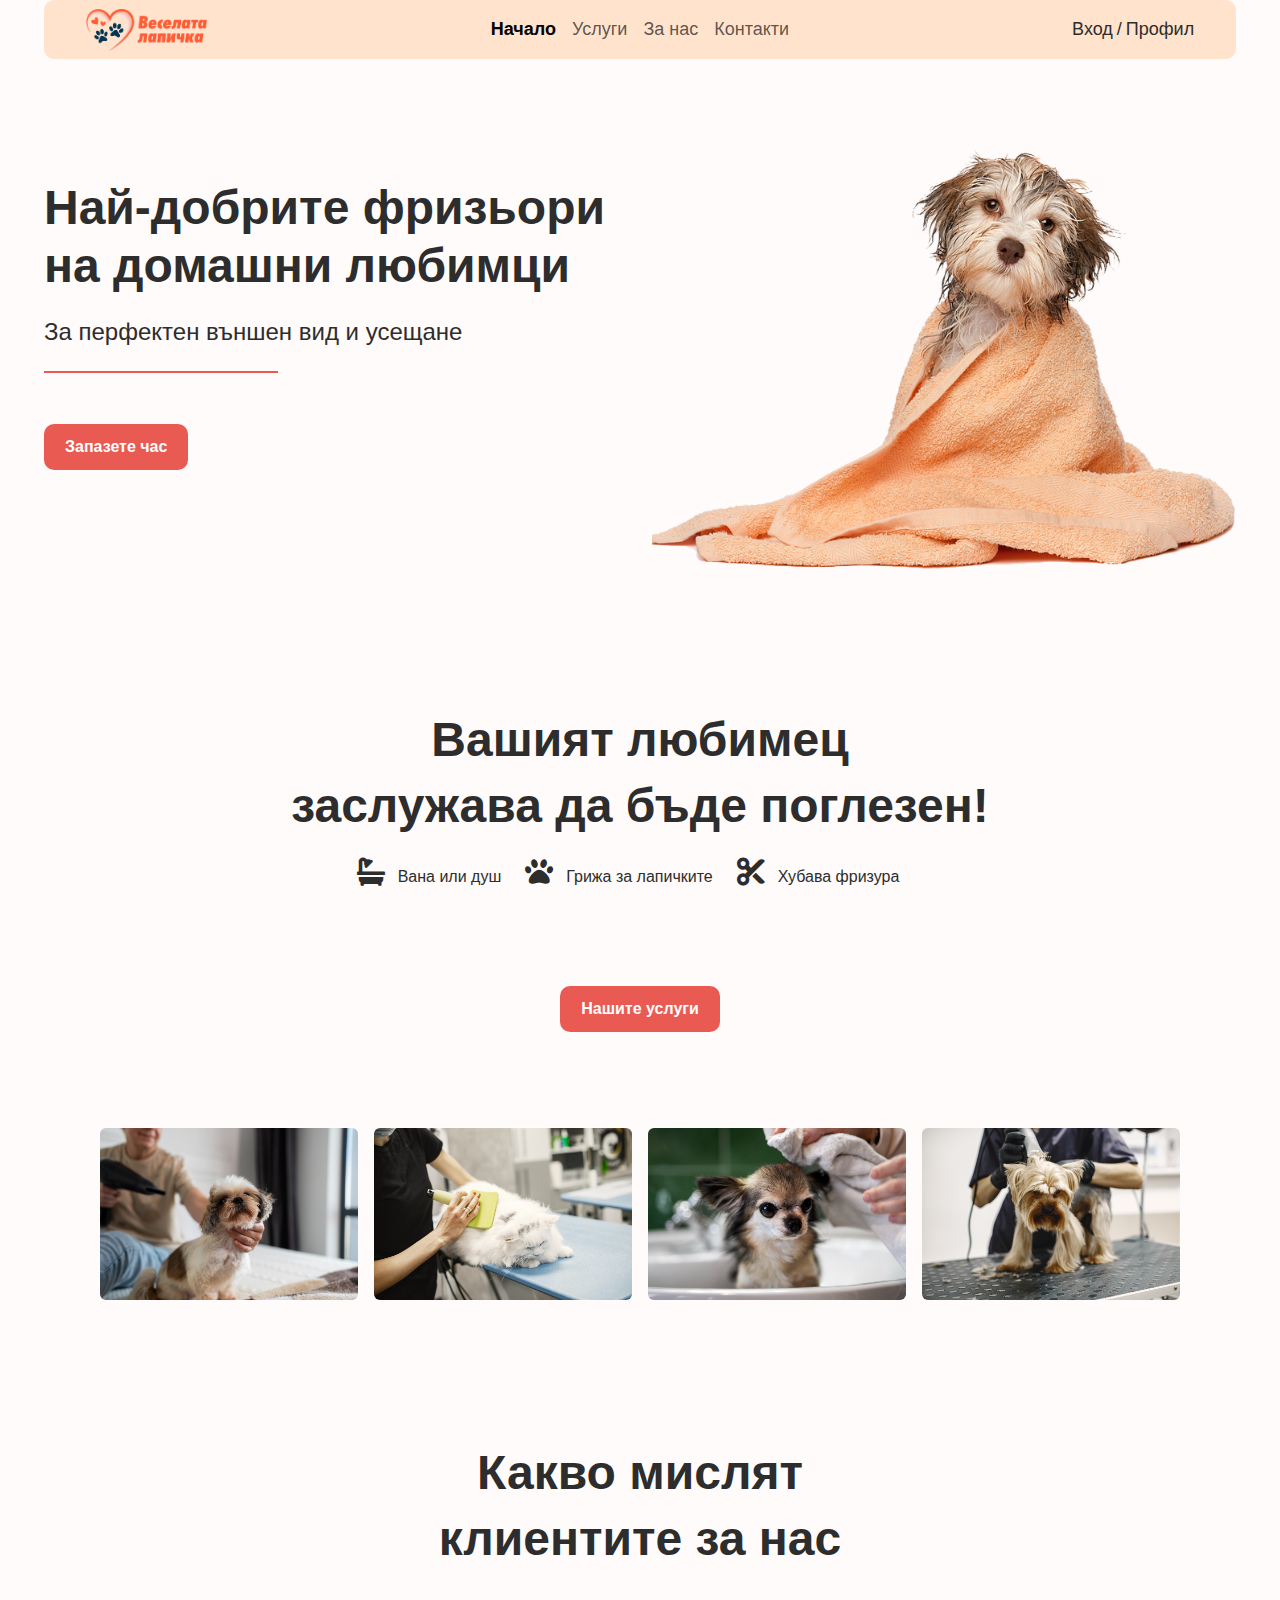
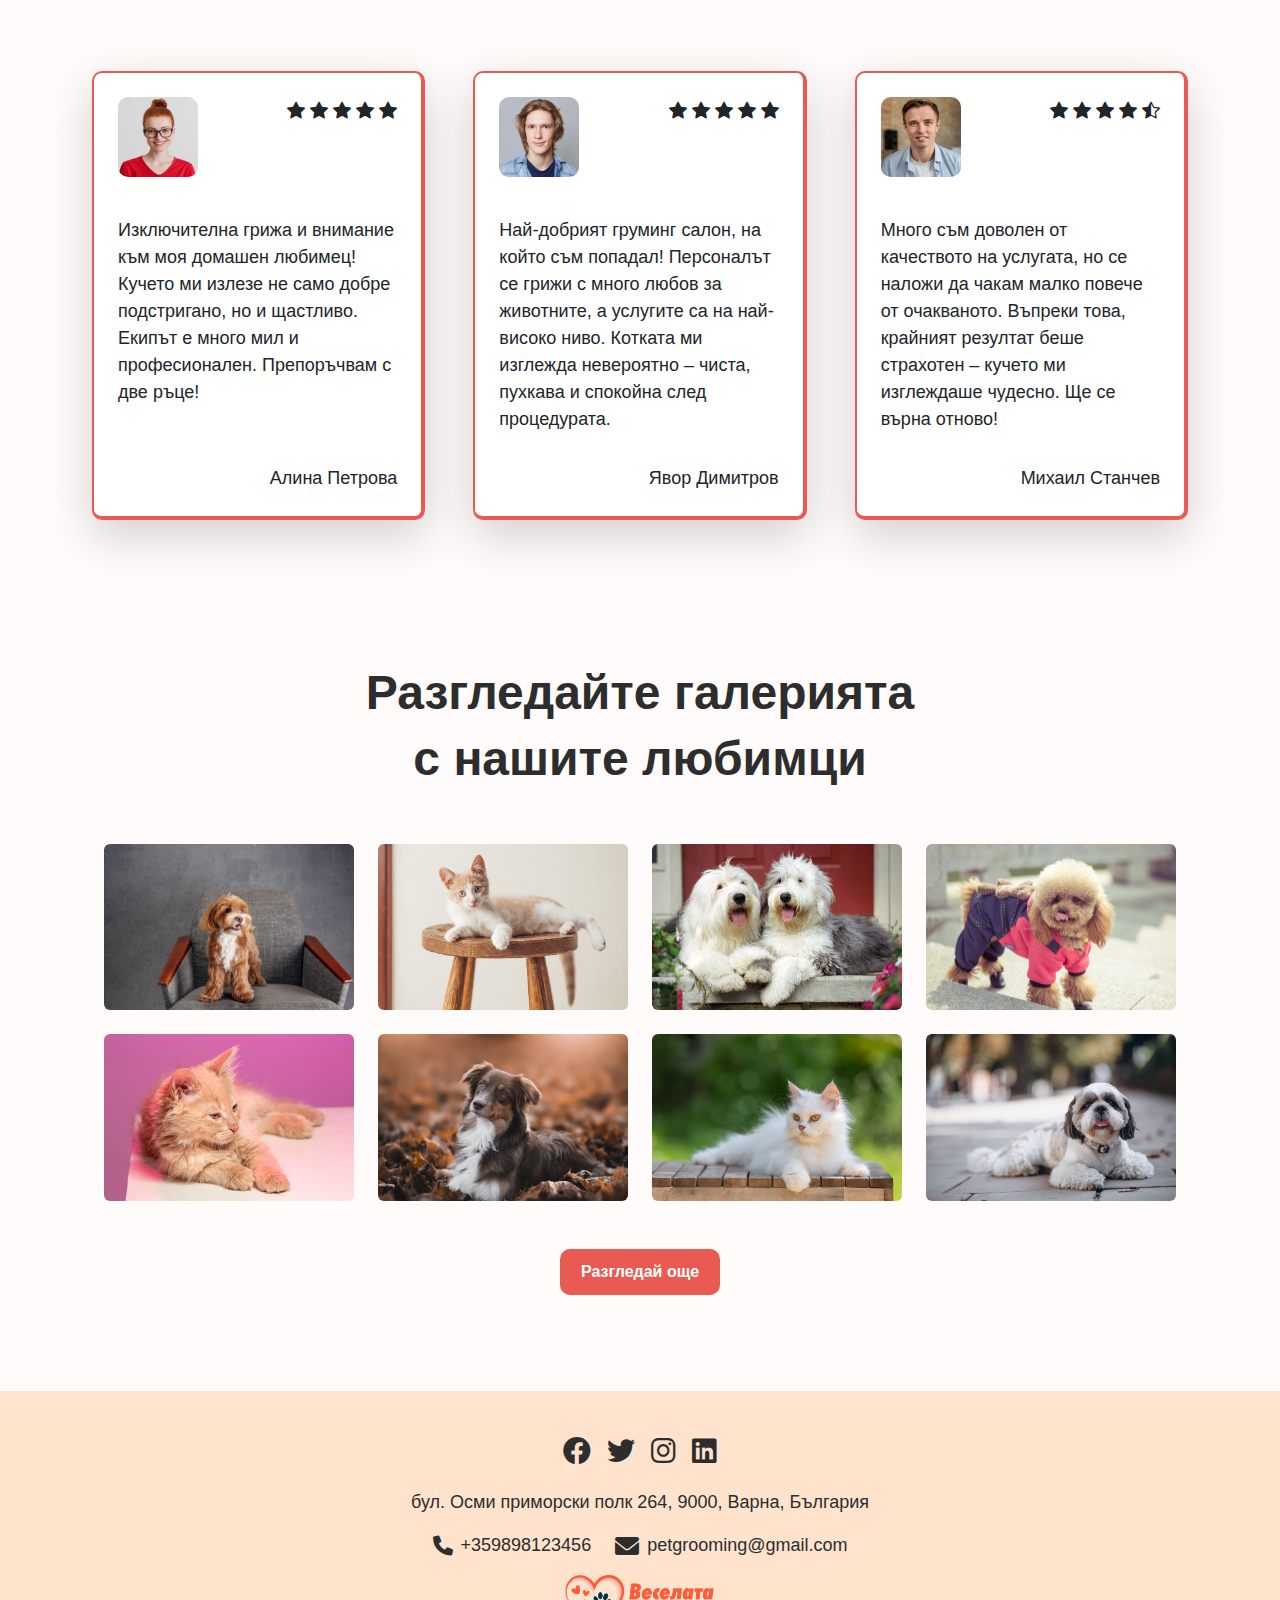
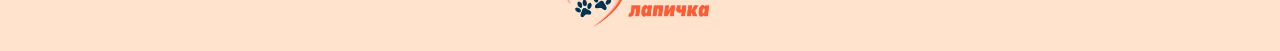
<file: index.html>
<!DOCTYPE html>
<html lang="en">
<head>
	<meta charset="UTF-8">
	<meta name="viewport" content="width=device-width, initial-scale=1.0">
	<title>Pet grooming salon</title>
	<link href="https://cdn.jsdelivr.net/npm/bootstrap@5.3.3/dist/css/bootstrap.min.css" rel="stylesheet" integrity="sha384-QWTKZyjpPEjISv5WaRU9OFeRpok6YctnYmDr5pNlyT2bRjXh0JMhjY6hW+ALEwIH" crossorigin="anonymous">
	<link rel="stylesheet" href="https://cdn.jsdelivr.net/npm/bootstrap-icons@1.11.3/font/bootstrap-icons.css">
	<link href="https://cdnjs.cloudflare.com/ajax/libs/font-awesome/6.0.0-beta3/css/all.min.css" rel="stylesheet">
	<link href="https://fonts.googleapis.com/css2?family=Roboto:wght@400;700&family=Lato:wght@400;700&display=swap" rel="stylesheet">
	<link rel="stylesheet" type="text/css" href="css/style.css">
	<link rel="icon" type="image/png" href="images/logo.png">
</head>
<body >
	<div class="container-fluid">
		<nav class="navbar navbar-expand-lg">
    		<div class="container-fluid">
    			<a class="navbar-brand m-0 p-0" href="index.html">
      				<img src="images/logo2.png" alt="Logo" width="122" height="42" class="d-inline-block align-text-center">
    			</a>
      			<button class="navbar-toggler ms-auto" type="button" data-bs-toggle="collapse" data-bs-target="#navbarNav" aria-controls="navbarNav" aria-expanded="false" aria-label="Toggle navigation">
        			<span class="navbar-toggler-icon"></span>
      			</button>

      			<div class="collapse navbar-collapse justify-content-md-center" id="navbarNav">
        			<ul class="navbar-nav mx-auto p-0">
          				<li class="nav-item">
            				<a class="nav-link active" aria-current="page" href="index.html">Начало</a>
          				</li>
          				<li class="nav-item">
            				<a class="nav-link" href="services.html">Услуги</a>
          				</li>
          				<li class="nav-item">
            				<a class="nav-link" href="about.html">За нас</a>
          				</li>
          				<li class="nav-item">
            				<a class="nav-link" href="contacts.html">Контакти</a>
          				</li>
        			</ul>
        			
                    <a class="nav-link pe-1 mt-sm-3 mt-lg-0" href="#" data-bs-toggle="modal" data-bs-target="#loginModal">
                        Вход
                    </a>
                    <a class="nav-link d-none d-lg-block" href="/">/</a>
                    <a class="nav-link ps-1" href="profile.html">Профил</a>
      			</div>
    		</div>
  		</nav>

		<div class="row my-lg-5">
			<div class="col-12 col-lg-6 my-5 text-center text-lg-start">
				<div class="my-4">
					<h2>Най-добрите фризьори на домашни любимци</h2>
				</div>
  				<h4>За перфектен външен вид и усещане</h4>
  				<hr class="c-line my-4 d-none d-lg-block">
  				<br>
  				<a href="services.html" class="btn btn-booking">Запазете час</a>
			</div>
			<div class="col-12 col-lg-6 order-md-1 order-2 my-3 text-center">
				<div class=" my-3 text-center">
					<img src="images/heroimage.png" alt="image" class="img-fluid d-block w-100">
				</div>
			</div>
		</div>

		<div class="row mt-5 mb-1">
			<div class="col-12 mt-5 text-center">
				<h2>Вашият любимец</h2>
				<h2>заслужава да бъде поглезен!</h2>
			</div>
		</div>

		<div class="row my-3 gx-4 justify-content-center text-center">
			<div class="col-auto text-nowrap">
				<i class="fa fa-bath me-2 fs-3" aria-hidden="true"></i>
				<span class="c-font">Вана или душ</span>
			</div>
			<div class="col-auto text-nowrap">
				<i class="fa fa-paw me-2 fs-3" aria-hidden="true"></i>
				<span class="c-font">Грижа за лапичките</span>
			</div>
			<div class="col-auto text-nowrap">
				<i class="fa fa-scissors me-2 fs-3" aria-hidden="true"></i>
				<span class="c-font me-4">Хубава фризура</span>
			</div>
		</div>
		<div class="row my-lg-5">
			<div class="col-12 d-flex justify-content-center mt-3 mt-lg-5">
        		<a href="services.html" class="btn btn-booking">Нашите услуги</a>
    		</div>
		</div>

		<div class="row mx-lg-5 py-5 g-4 g-md-3">
			<div class="col-12 col-sm-12 col-md-6 col-lg-3 image-hover">
            	<img src="images/1.jpg" class="img-fluid rounded" alt="Image 1">
        	</div>
        	<div class="col-12 col-sm-12 col-md-6 col-lg-3 image-hover">
            	<img src="images/2.jpg" class="img-fluid rounded" alt="Image 2">
        	</div>
        	<div class="col-12 col-sm-12 col-md-6 col-lg-3 image-hover">
            	<img src="images/3.jpg" class="img-fluid rounded" alt="Image 3">
        	</div>
        	<div class="col-12 col-sm-12 col-md-6 col-lg-3 image-hover">
            	<img src="images/4.jpg" class="img-fluid rounded" alt="Image 4">
        	</div>
		</div>

		<div class="row my-5">
			<div class="col-12 mt-lg-5 text-center">
				<h2>Какво мислят</h2>
				<h2>клиентите за нас</h2>
			</div>
		</div>
		<div class="row g-5 my-lg-3 mb-5 mx-lg-4 justify-content-center">
			<div class="col-xl-4 col-lg-6 col-md-6 mb-3 mb-lg-5">
				<div class="card h-100 shadow-lg c-card">
					<div class="d-flex">
    					<img src="images/profiles/profile1.jpg" class="m-4" alt="Client 1" style="width: 80px; height: 80px; object-fit: cover; border-radius: 10px;">
    					<span class="ms-auto text-end pt-4 pe-4">
        					<i class="bi bi-star-fill"></i>
        					<i class="bi bi-star-fill"></i>
        					<i class="bi bi-star-fill"></i>
        					<i class="bi bi-star-fill"></i>
        					<i class="bi bi-star-fill"></i>
    					</span>
					</div>
					<div class="card-body px-4">
						Изключителна грижа и внимание към моя домашен любимец! Кучето ми излезе не само добре подстригано, но и щастливо. Екипът е много мил и професионален. Препоръчвам с две ръце!
					</div>
					<div class="text-end px-4 pb-4">Алина Петрова</div>
				</div>
			</div>
			<div class="col-xl-4 col-lg-6 col-md-6 mb-3 mb-lg-5">
				<div class="card h-100 shadow-lg c-card">
					<div class="d-flex">
    					<img src="images/profiles/profile2.jpg" class="m-4" alt="Client 3" style="width: 80px; height: 80px; object-fit: cover; border-radius: 10px;">
    					<span class="ms-auto text-end pt-4 pe-4">
        					<i class="bi bi-star-fill"></i>
        					<i class="bi bi-star-fill"></i>
        					<i class="bi bi-star-fill"></i>
        					<i class="bi bi-star-fill"></i>
        					<i class="bi bi-star-fill"></i>
    					</span>
					</div>
					<div class="card-body px-4">
						Най-добрият груминг салон, на който съм попадал! Персоналът се грижи с много любов за животните, а услугите са на най-високо ниво. Котката ми изглежда невероятно – чиста, пухкава и спокойна след процедурата.
					</div>
					<div class="text-end px-4 pb-4">Явор Димитров</div>
				</div>
			</div>
			<div class="col-xl-4 col-lg-6 col-md-6 mb-3 mb-lg-5">
				<div class="card h-100 shadow-lg c-card">
					<div class="d-flex">
    					<img src="images/profiles/profile3.jpg" class="m-4" alt="Client 3" style="width: 80px; height: 80px; object-fit: cover; border-radius: 10px;">
    					<span class="ms-auto text-end pt-4 pe-4">
        					<i class="bi bi-star-fill"></i>
        					<i class="bi bi-star-fill"></i>
        					<i class="bi bi-star-fill"></i>
        					<i class="bi bi-star-fill"></i>
        					<i class="bi bi-star-half"></i>
    					</span>
					</div>
					<div class="card-body px-4">
						<p>Много съм доволен от качеството на услугата, но се наложи да чакам малко повече от очакваното. Въпреки това, крайният резултат беше страхотен – кучето ми изглеждаше чудесно. Ще се върна отново!</p>
					</div>
					<div class="text-end px-4 pb-4">Михаил Станчев</div>
				</div>
			</div> 
		</div>

		<div class="row my-5">
			<div class="col-12 mt-5 text-center">
				<h2>Разгледайте галерията</h2>
				<h2>с нашите любимци</h2>
			</div>
		</div>
		<div class="row row-cols-1 row-cols-sm-2 row-cols-md-3 row-cols-lg-4 g-4 mx-lg-5 mb-5">
			<div class="col image-hover">
            	<img src="images/gallery/gallery1.jpg" class="img-fluid rounded" alt="Image 1">
        	</div>
        	<div class="col image-hover">
            	<img src="images/gallery/gallery2.jpg" class="img-fluid rounded" alt="Image 2">
        	</div>
        	<div class="col image-hover">
            	<img src="images/gallery/gallery3.jpg" class="img-fluid rounded" alt="Image 3">
        	</div>
        	<div class="col image-hover">
            	<img src="images/gallery/gallery4.jpg" class="img-fluid rounded" alt="Image 4">
        	</div>
			<div class="col image-hover">
            	<img src="images/gallery/gallery5.jpg" class="img-fluid rounded" alt="Image 5">
        	</div>
        	<div class="col image-hover">
            	<img src="images/gallery/gallery6.jpg" class="img-fluid rounded" alt="Image 6">
        	</div>
        	<div class="col image-hover">
            	<img src="images/gallery/gallery7.jpg" class="img-fluid rounded" alt="Image 7">
        	</div>
        	<div class="col image-hover">
            	<img src="images/gallery/gallery8.jpg" class="img-fluid rounded" alt="Image 8">
        	</div>
		</div>
		<div class="row my-5 ">
    		<div class="col-12 d-flex justify-content-center mb-5 me-lg-5">
        		<a href="#" class="btn btn-booking">Разгледай още</a>
    		</div>
		</div>
	</div>

	<div class="modal fade" id="loginModal" tabindex="-1" aria-labelledby="loginModalLabel" aria-hidden="true">
        <div class="modal-dialog modal-dialog-centered">
            <div class="modal-content">
                <div class="modal-header">
                    <button type="button" class="btn-close" data-bs-dismiss="modal" aria-label="Затвори"></button>
                </div>
                <div class="modal-body">
                    <div class="container-fluid">
                        <div class="row justify-content-center">
                            <div class="col-12">
                                <div class="row">
                                    <div class="col-12 mb-3">
                                        <div class="text-center ">
                                            <h4><b>Вход</b></h4>
                                            <hr class="border-secondary">
                                        </div>
                                    </div>
                                </div>
                                <form class="c-form">
                                    <div class="row">
                                        <div class="col-12 mb-2">
                                            <label for="email" class="form-label">Имейл адрес</label>
                                            <input type="email" class="form-control" name="email" id="email" placeholder="Вашият имейл" required>
                                        </div>
                                        <div class="col-12 mb-2">
                                                <label for="password" class="form-label">Парола</label>
                                                <input type="password" class="form-control" name="password" id="password" value="" placeholder="Вашата парола" required>
                                        </div>
                                        <div class="col-12">
                                            <div class="form-check mb-4">
                                                <input class="form-check-input" type="checkbox" value="" name="remember_me" id="remember_me">
                                                <label class="form-check-label text-secondary" for="remember_me">
                                                    Запомни парола
                                                </label>
                                            </div>
                                        </div>
                                        <div class="col-12">
                                            <div class="d-grid">
                                                <button class="btn btn-login w-100" type="submit">Влез</button>
                                            </div>
                                        </div>
                                        <hr class="border-secondary my-4">
                                    </div>
                                </form>
                                <div class="row">
                                    <div class="col-12">
                                        <div class="d-flex gap-2 flex-column">
                                            <a class="btn btn-light border border-secondary" href="#">
                                                <svg xmlns="http://www.w3.org/2000/svg" width="20" height="20" viewBox="0 0 48 48">    
                                                    <path fill="#4285F4" d="M24 9.5c3.14 0 5.77 1.22 7.75 3.2l5.79-5.79C33.18 3.11 28.89 1.5 24 1.5 14.06 1.5 5.85 7.99 3.14 16.49l6.77 5.25C11.46 14.71 17.19 9.5 24 9.5z"/>
                                                    <path fill="#34A853" d="M47.84 24.5c0-1.63-.15-3.22-.43-4.75H24v9h13.55c-.58 3-2.3 5.54-4.82 7.24l7.44 5.75C44.55 38.01 47.84 31.81 47.84 24.5z"/>
                                                    <path fill="#FBBC05" d="M10.2 28.74a14.9 14.9 0 0 1 0-9.47L3.42 14c-2.91 5.63-2.91 12.39 0 18.02l6.78-5.28z"/>
                                                    <path fill="#EA4335" d="M24 47.5c5.89 0 10.82-1.96 14.43-5.31l-7.44-5.75c-2.06 1.39-4.7 2.21-7.56 2.21-6.81 0-12.54-5.2-13.65-11.99l-6.78 5.28C8.14 41.01 15.94 47.5 24 47.5z"/>
                                                    <path fill="none" d="M0 0h48v48H0z"/>
                                                </svg>
                                                <span class="ms-2">Влизане с Google</span>
                                            </a>
                                            <a class="btn btn-primary" href="#">
                                                <svg xmlns="http://www.w3.org/2000/svg" width="20" height="20" fill="currentColor" class="bi bi-facebook" viewBox="0 0 16 16">
                                                    <path d="M16 8.049c0-4.446-3.582-8.05-8-8.05C3.58 0-.002 3.603-.002 8.05c0 4.017 2.926 7.347 6.75 7.951v-5.625h-2.03V8.05H6.75V6.275c0-2.017 1.195-3.131 3.022-3.131.876 0 1.791.157 1.791.157v1.98h-1.009c-.993 0-1.303.621-1.303 1.258v1.51h2.218l-.354 2.326H9.25V16c3.824-.604 6.75-3.934 6.75-7.951z" />
                                                </svg>
                                                <span class="ms-2">Влизане с Facebook</span>
                                            </a>
                                        </div>
                                    </div>
                                </div>
                                <div class="row mt-5">
                                    <div class="col-12 text-center">
                                        <a class="text-secondary" href="#">Нямате акаунт? Регистрирайте се!</a>
                                    </div>
                                </div>
                            </div>
                        </div>
                    </div>
                </div>
            </div>
        </div>
    </div>

	<footer class="py-4 mt-5 c-bg">
    	<div class="container text-center">
    		<div class="d-flex justify-content-center align-items-center gap-3 py-3">
			    <a href="https://www.facebook.com" target="_blank" class="social fs-3">
			        <i class="fab fa-facebook"></i>
			    </a>
			    <a href="https://www.twitter.com" target="_blank" class="social fs-3">
			         <i class="fab fa-twitter"></i>
			    </a>
			    <a href="https://www.instagram.com" target="_blank" class="social fs-3">
			        <i class="fab fa-instagram"></i>
			    </a>
			    <a href="https://www.linkedin.com" target="_blank" class="social fs-3">
			        <i class="fab fa-linkedin"></i>
			    </a>
			</div>
        	<div class="row text-center">
			    <div class="col-12">
			        <p class="">бул. Осми приморски полк 264, 9000, Варна, България</p>
			    </div>
			    <div class="col-12">
			        <div class="d-flex flex-column flex-md-row justify-content-center align-items-center gap-4">
			            <div class="d-flex align-items-center">
			                <i class="fa-solid fa-phone fs-5 pe-2"></i>
			                <span>+359898123456</span>
			            </div>
			            <div class="d-flex align-items-center">
			                <i class="fa-solid fa-envelope fs-4 pe-2"></i>
			                <span>petgrooming@gmail.com</span>
			            </div>
			        </div>
			    </div>
			</div>
      		<img src="images/logo2.png" class="img-fluid mt-3" style="width: 150px;" alt="logo">
    	</div>
  	</footer>
  
  	<script src="https://cdn.jsdelivr.net/npm/bootstrap@5.3.3/dist/js/bootstrap.bundle.min.js" integrity="sha384-YvpcrYf0tY3lHB60NNkmXc5s9fDVZLESaAA55NDzOxhy9GkcIdslK1eN7N6jIeHz" crossorigin="anonymous"></script>
</body>
</html>
</file>
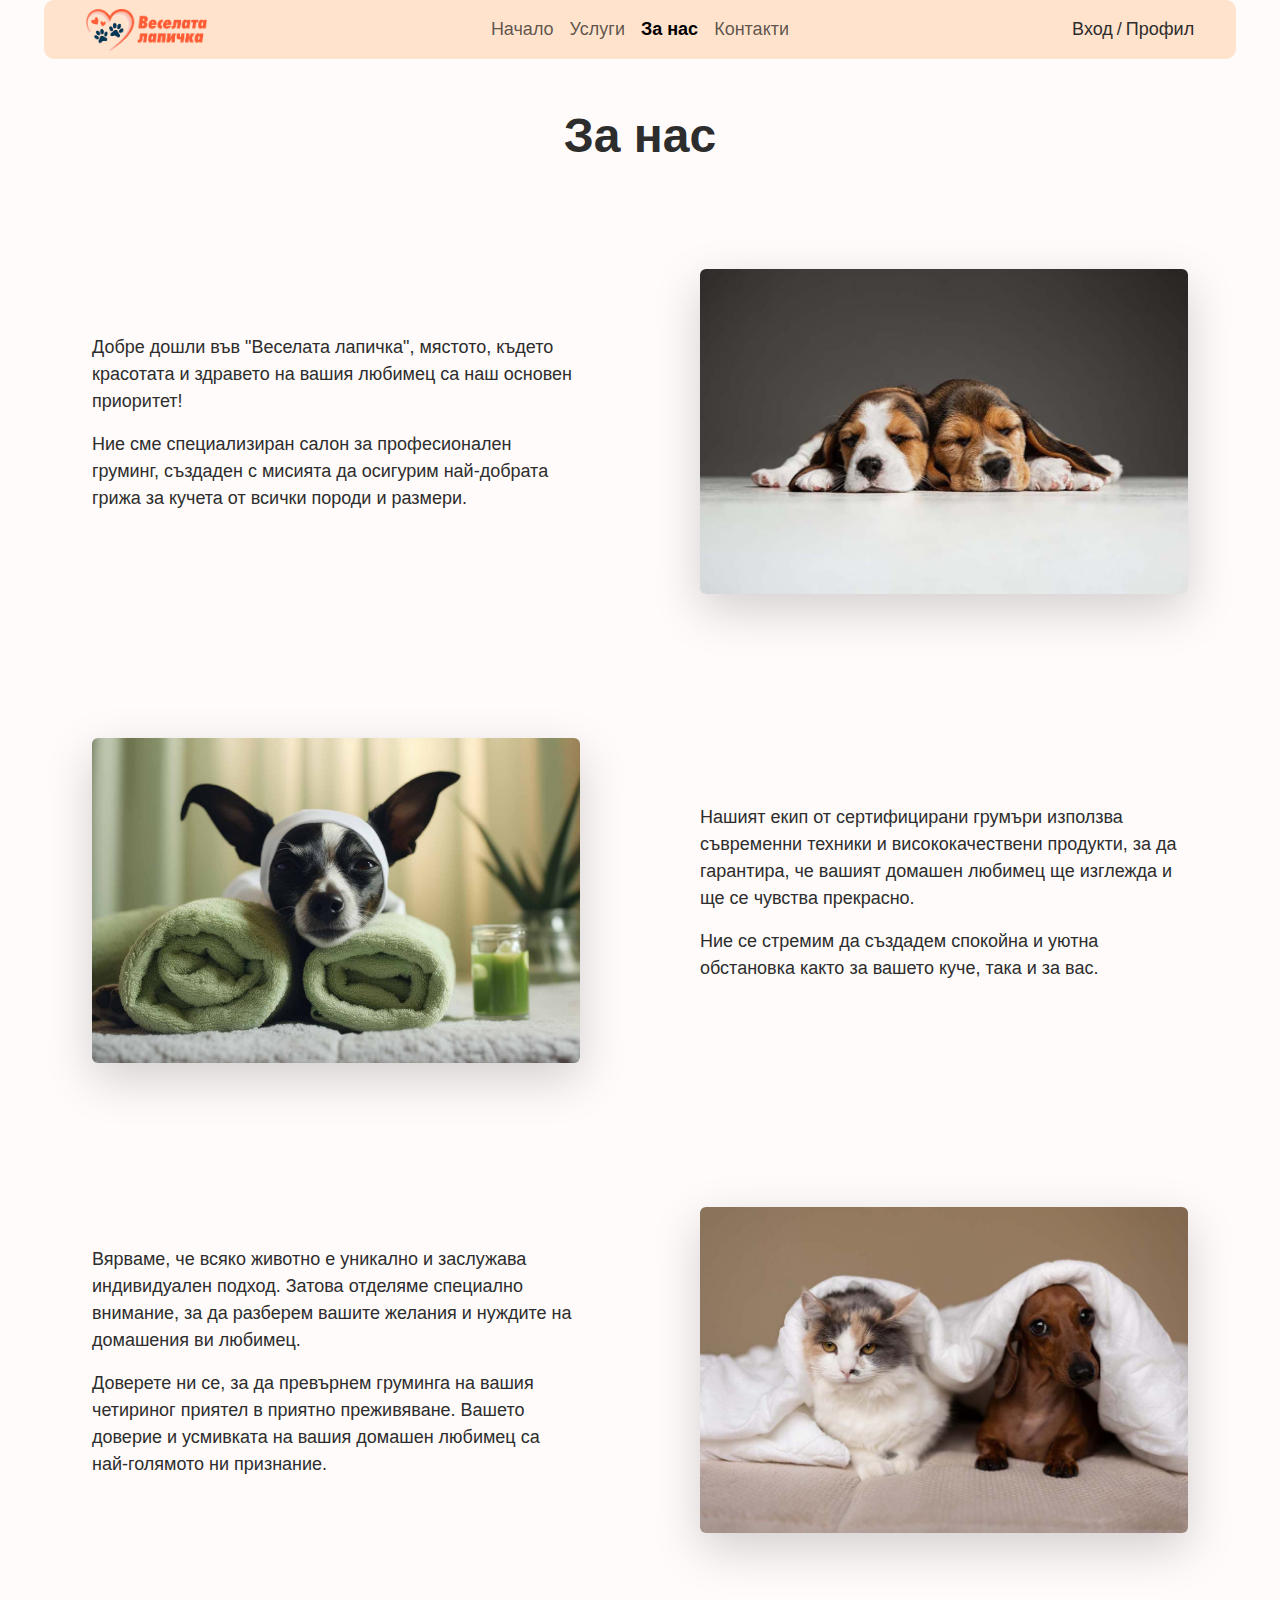
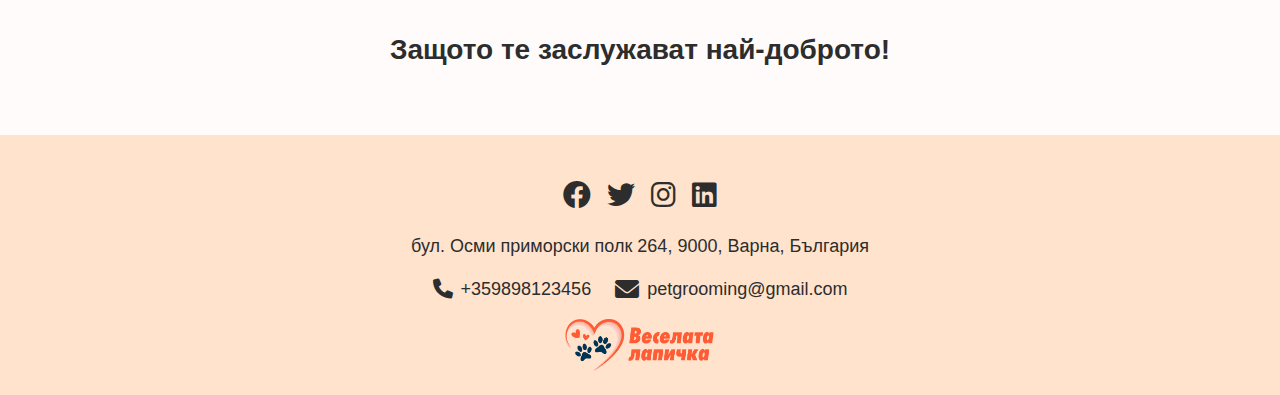
<file: about.html>
<!DOCTYPE html>
<html lang="en">
<head>
	<meta charset="UTF-8">
	<meta name="viewport" content="width=device-width, initial-scale=1.0">
	<title>Pet grooming salon</title>
	<link href="https://cdn.jsdelivr.net/npm/bootstrap@5.3.3/dist/css/bootstrap.min.css" rel="stylesheet" integrity="sha384-QWTKZyjpPEjISv5WaRU9OFeRpok6YctnYmDr5pNlyT2bRjXh0JMhjY6hW+ALEwIH" crossorigin="anonymous">
	<link rel="stylesheet" href="https://cdn.jsdelivr.net/npm/bootstrap-icons@1.11.3/font/bootstrap-icons.css">
    <link href="https://cdnjs.cloudflare.com/ajax/libs/font-awesome/6.0.0-beta3/css/all.min.css" rel="stylesheet">
	<link href="https://fonts.googleapis.com/css2?family=Roboto:wght@400;700&family=Lato:wght@400;700&display=swap" rel="stylesheet">
	<link rel="stylesheet" type="text/css" href="css/style.css">
	<link rel="icon" type="image/png" href="images/logo.png">
</head>
<body >
	<div class="container-fluid">
		<nav class="navbar navbar-expand-lg">
            <div class="container-fluid">
                <a class="navbar-brand m-0 p-0" href="index.html">
                    <img src="images/logo2.png" alt="Logo" width="122" height="42" class="d-inline-block align-text-center">
                </a>
                <button class="navbar-toggler ms-auto" type="button" data-bs-toggle="collapse" data-bs-target="#navbarNav" aria-controls="navbarNav" aria-expanded="false" aria-label="Toggle navigation">
                    <span class="navbar-toggler-icon"></span>
                </button>

                <div class="collapse navbar-collapse justify-content-md-center" id="navbarNav">
                    <ul class="navbar-nav mx-auto p-0">
                        <li class="nav-item">
                            <a class="nav-link" aria-current="page" href="index.html">Начало</a>
                        </li>
                        <li class="nav-item">
                            <a class="nav-link" href="services.html">Услуги</a>
                        </li>
                        <li class="nav-item">
                            <a class="nav-link active" href="about.html">За нас</a>
                        </li>
                        <li class="nav-item">
                            <a class="nav-link" href="contacts.html">Контакти</a>
                        </li>
                    </ul>
                    <a class="nav-link pe-1 mt-sm-3 mt-lg-0" href="#" data-bs-toggle="modal" data-bs-target="#loginModal">
                        Вход
                    </a>
                    <a class="nav-link d-none d-lg-block" href="/">/</a>
                    <a class="nav-link ps-1" href="profile.html">Профил</a>
                </div>
            </div>
        </nav>
		
        <div class="row my-5">
            <div class="col-12 text-center">
                <h2>За нас</h2>
            </div>
        </div>
		<div class="row my-5">
			<div class="col-12 col-lg-6 mt-5 mt-lg-0 text-center text-lg-start order-2 order-lg-1 d-flex align-items-center justify-content-center">
				<div class="p-2 p-xl-5">
					<p class="">Добре дошли във "Веселата лапичка", мястото, където красотата и здравето на вашия любимец са наш основен приоритет!</p>
                    <p class="">Ние сме специализиран салон за професионален груминг, създаден с мисията да осигурим най-добрата грижа за кучета от всички породи и размери.</p>
      			</div>
			</div>
			<div class="col-12 col-lg-6 text-center order-1 order-lg-2">
				<div class="p-2 p-xl-5">
					<img src="images/About-1.jpg" alt="image" class="img-fluid rounded shadow-lg">
				</div>
			</div>
		</div>
		<div class="row my-5">
			<div class="col-12 col-lg-6 mt-5 mt-lg-0 text-center text-lg-start order-2 d-flex align-items-center justify-content-center">
				<div class="p-2 p-xl-5">
					<p class="">Нашият екип от сертифицирани грумъри използва съвременни техники и висококачествени продукти, за да гарантира, че вашият домашен любимец ще изглежда и ще се чувства прекрасно. </p>
					<p>Ние се стремим да създадем спокойна и уютна обстановка както за вашето куче, така и за вас.</p>
      			</div>
			</div>
			<div class="col-12 col-lg-6 text-center order-1">
				<div class="p-2 p-xl-5">
					<img src="images/About-2.jpg" alt="image" class="img-fluid rounded shadow-lg">
				</div>
			</div>
		</div>
		<div class="row my-5">
			<div class="col-12 col-lg-6 mt-5 mt-lg-0 text-center text-lg-start order-2 order-lg-1 d-flex align-items-center justify-content-center">
				<div class="p-2 p-xl-5">
					<p class=""> Вярваме, че всяко животно е уникално и заслужава индивидуален подход. Затова отделяме специално внимание, за да разберем вашите желания и нуждите на домашения ви любимец.</p>
					<p>Доверете ни се, за да превърнем груминга на вашия четириног приятел в приятно преживяване. Вашето доверие и усмивката на вашия домашен любимец са най-голямото ни признание.</p>
      			</div>
			</div>
			<div class="col-12 col-lg-6 text-center order-1 order-lg-2">
				<div class="p-2 p-xl-5">
					<img src="images/About-3.jpg" alt="image" class="img-fluid rounded shadow-lg">
				</div>
			</div>
		</div>
        <div class="row my-5">
            <div class="col-12 text-center">
                <p class="fw-bold fs-3">Защото те заслужават най-доброто!</p>
            </div>
        </div>
	</div>

	<div class="modal fade" id="loginModal" tabindex="-1" aria-labelledby="loginModalLabel" aria-hidden="true">
        <div class="modal-dialog modal-dialog-centered">
            <div class="modal-content">
                <div class="modal-header">
                    <button type="button" class="btn-close" data-bs-dismiss="modal" aria-label="Затвори"></button>
                </div>
                <div class="modal-body">
                    <div class="container-fluid">
                        <div class="row justify-content-center">
                            <div class="col-12">
                                <div class="row">
                                    <div class="col-12 mb-3">
                                        <div class="text-center ">
                                            <h4><b>Вход</b></h4>
                                            <hr class="border-secondary">
                                        </div>
                                    </div>
                                </div>
                                <form class="c-form">
                                    <div class="row">
                                        <div class="col-12 mb-2">
                                            <label for="email" class="form-label">Имейл адрес</label>
                                            <input type="email" class="form-control" name="email" id="email" placeholder="Вашият имейл" required>
                                        </div>
                                        <div class="col-12 mb-2">
                                                <label for="password" class="form-label">Парола</label>
                                                <input type="password" class="form-control" name="password" id="password" value="" placeholder="Вашата парола" required>
                                        </div>
                                        <div class="col-12">
                                            <div class="form-check mb-4">
                                                <input class="form-check-input" type="checkbox" value="" name="remember_me" id="remember_me">
                                                <label class="form-check-label text-secondary" for="remember_me">
                                                    Запомни парола
                                                </label>
                                            </div>
                                        </div>
                                        <div class="col-12">
                                            <div class="d-grid">
                                                <button class="btn btn-login w-100" type="submit">Влез</button>
                                            </div>
                                        </div>
                                        <hr class="border-secondary my-4">
                                    </div>
                                </form>
                                <div class="row">
                                    <div class="col-12">
                                        <div class="d-flex gap-2 flex-column">
                                            <a class="btn btn-light border border-secondary" href="#">
                                                <svg xmlns="http://www.w3.org/2000/svg" width="20" height="20" viewBox="0 0 48 48">    
                                                    <path fill="#4285F4" d="M24 9.5c3.14 0 5.77 1.22 7.75 3.2l5.79-5.79C33.18 3.11 28.89 1.5 24 1.5 14.06 1.5 5.85 7.99 3.14 16.49l6.77 5.25C11.46 14.71 17.19 9.5 24 9.5z"/>
                                                    <path fill="#34A853" d="M47.84 24.5c0-1.63-.15-3.22-.43-4.75H24v9h13.55c-.58 3-2.3 5.54-4.82 7.24l7.44 5.75C44.55 38.01 47.84 31.81 47.84 24.5z"/>
                                                    <path fill="#FBBC05" d="M10.2 28.74a14.9 14.9 0 0 1 0-9.47L3.42 14c-2.91 5.63-2.91 12.39 0 18.02l6.78-5.28z"/>
                                                    <path fill="#EA4335" d="M24 47.5c5.89 0 10.82-1.96 14.43-5.31l-7.44-5.75c-2.06 1.39-4.7 2.21-7.56 2.21-6.81 0-12.54-5.2-13.65-11.99l-6.78 5.28C8.14 41.01 15.94 47.5 24 47.5z"/>
                                                    <path fill="none" d="M0 0h48v48H0z"/>
                                                </svg>
                                                <span class="ms-2">Влизане с Google</span>
                                            </a>
                                            <a class="btn btn-primary" href="#">
                                                <svg xmlns="http://www.w3.org/2000/svg" width="20" height="20" fill="currentColor" class="bi bi-facebook" viewBox="0 0 16 16">
                                                    <path d="M16 8.049c0-4.446-3.582-8.05-8-8.05C3.58 0-.002 3.603-.002 8.05c0 4.017 2.926 7.347 6.75 7.951v-5.625h-2.03V8.05H6.75V6.275c0-2.017 1.195-3.131 3.022-3.131.876 0 1.791.157 1.791.157v1.98h-1.009c-.993 0-1.303.621-1.303 1.258v1.51h2.218l-.354 2.326H9.25V16c3.824-.604 6.75-3.934 6.75-7.951z" />
                                                </svg>
                                                <span class="ms-2">Влизане с Facebook</span>
                                            </a>
                                        </div>
                                    </div>
                                </div>
                                <div class="row mt-5">
                                    <div class="col-12 text-center">
                                        <a class="text-secondary" href="#">Нямате акаунт? Регистрирайте се!</a>
                                    </div>
                                </div>
                            </div>
                        </div>
                    </div>
                </div>
            </div>
        </div>
    </div>

<footer class="py-4 mt-5 c-bg">
        <div class="container text-center">
            <div class="d-flex justify-content-center align-items-center gap-3 py-3">
                <a href="https://www.facebook.com" target="_blank" class="social fs-3">
                    <i class="fab fa-facebook"></i>
                </a>
                <a href="https://www.twitter.com" target="_blank" class="social fs-3">
                     <i class="fab fa-twitter"></i>
                </a>
                <a href="https://www.instagram.com" target="_blank" class="social fs-3">
                    <i class="fab fa-instagram"></i>
                </a>
                <a href="https://www.linkedin.com" target="_blank" class="social fs-3">
                    <i class="fab fa-linkedin"></i>
                </a>
            </div>
            <div class="row text-center">
                <div class="col-12">
                    <p class="">бул. Осми приморски полк 264, 9000, Варна, България</p>
                </div>
                <div class="col-12">
                    <div class="d-flex flex-column flex-md-row justify-content-center align-items-center gap-4">
                        <div class="d-flex align-items-center">
                            <i class="fa-solid fa-phone fs-5 pe-2"></i>
                            <span>+359898123456</span>
                        </div>
                        <div class="d-flex align-items-center">
                            <i class="fa-solid fa-envelope fs-4 pe-2"></i>
                            <span>petgrooming@gmail.com</span>
                        </div>
                    </div>
                </div>
            </div>
            <img src="images/logo2.png" class="img-fluid mt-3" style="width: 150px;" alt="logo">
        </div>
    </footer>

  	<script src="https://cdn.jsdelivr.net/npm/bootstrap@5.3.3/dist/js/bootstrap.bundle.min.js" integrity="sha384-YvpcrYf0tY3lHB60NNkmXc5s9fDVZLESaAA55NDzOxhy9GkcIdslK1eN7N6jIeHz" crossorigin="anonymous"></script>
</body>
</html>
</file>
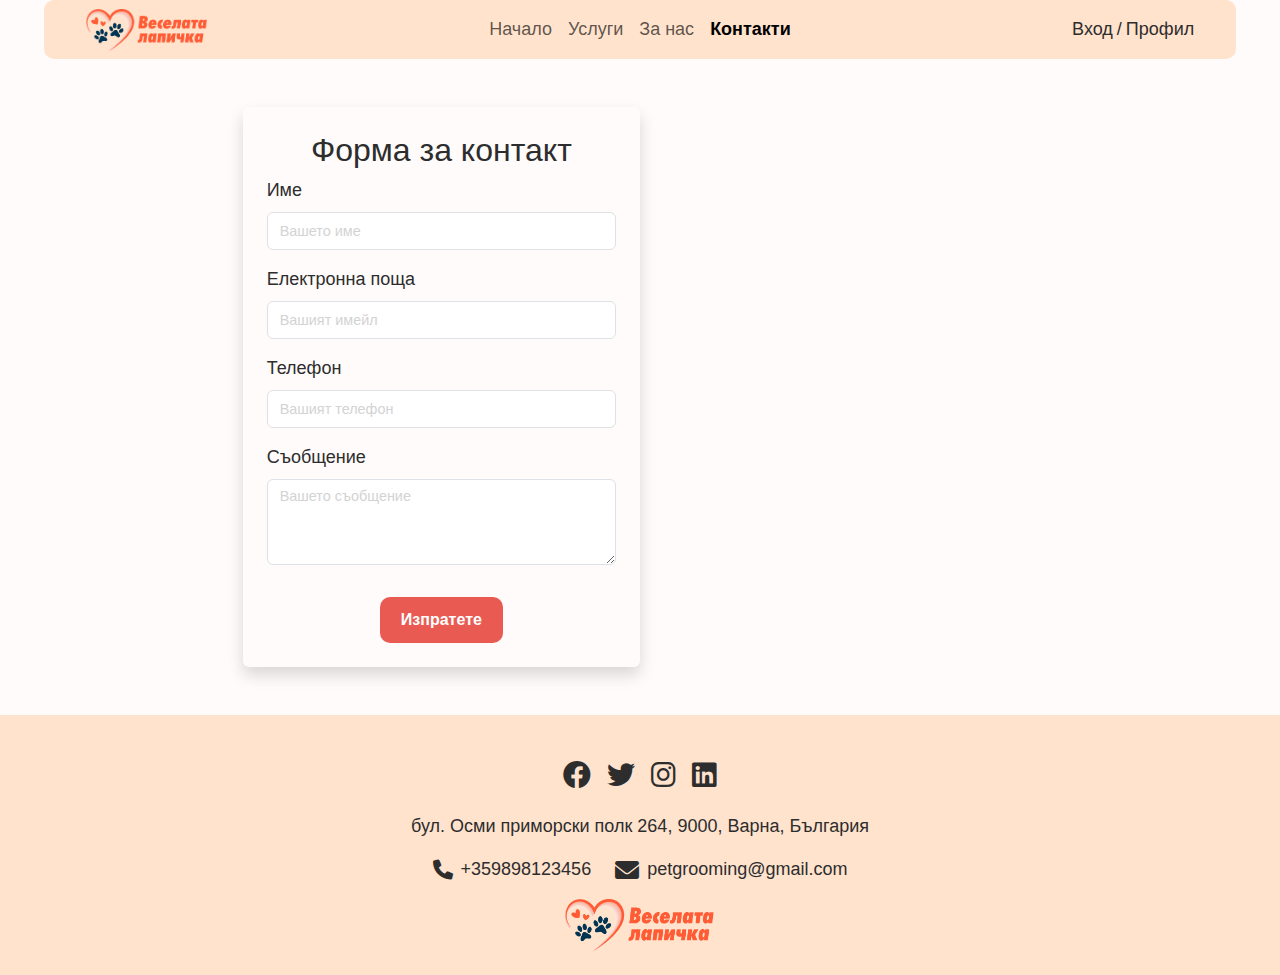
<file: contacts.html>
<!DOCTYPE html>
<html lang="en">
<head>
	<meta charset="UTF-8">
	<meta name="viewport" content="width=device-width, initial-scale=1.0">
	<title>Pet grooming salon</title>
	<link href="https://cdn.jsdelivr.net/npm/bootstrap@5.3.3/dist/css/bootstrap.min.css" rel="stylesheet" integrity="sha384-QWTKZyjpPEjISv5WaRU9OFeRpok6YctnYmDr5pNlyT2bRjXh0JMhjY6hW+ALEwIH" crossorigin="anonymous">
	<link rel="stylesheet" href="https://cdn.jsdelivr.net/npm/bootstrap-icons@1.11.3/font/bootstrap-icons.css">
    <link href="https://cdnjs.cloudflare.com/ajax/libs/font-awesome/6.0.0-beta3/css/all.min.css" rel="stylesheet">
	<link href="https://fonts.googleapis.com/css2?family=Roboto:wght@400;700&family=Lato:wght@400;700&display=swap" rel="stylesheet">
	<link rel="stylesheet" type="text/css" href="css/style.css">
	<link rel="icon" type="image/png" href="images/logo.png">
</head>
<body >
	<div class="container-fluid">
		<nav class="navbar navbar-expand-lg">
            <div class="container-fluid">
                <a class="navbar-brand m-0 p-0" href="index.html">
                    <img src="images/logo2.png" alt="Logo" width="122" height="42" class="d-inline-block align-text-center">
                </a>
                <button class="navbar-toggler ms-auto" type="button" data-bs-toggle="collapse" data-bs-target="#navbarNav" aria-controls="navbarNav" aria-expanded="false" aria-label="Toggle navigation">
                    <span class="navbar-toggler-icon"></span>
                </button>

                <div class="collapse navbar-collapse justify-content-md-center" id="navbarNav">
                    <ul class="navbar-nav mx-auto p-0">
                        <li class="nav-item">
                            <a class="nav-link" aria-current="page" href="index.html">Начало</a>
                        </li>
                        <li class="nav-item">
                            <a class="nav-link" href="services.html">Услуги</a>
                        </li>
                        <li class="nav-item">
                            <a class="nav-link" href="about.html">За нас</a>
                        </li>
                        <li class="nav-item">
                            <a class="nav-link active" href="contacts.html">Контакти</a>
                        </li>
                    </ul>
                    <a class="nav-link pe-1 mt-sm-3 mt-lg-0" href="#" data-bs-toggle="modal" data-bs-target="#loginModal">
                        Вход
                    </a>
                    <a class="nav-link d-none d-lg-block" href="/">/</a>
                    <a class="nav-link ps-1" href="profile.html">Профил</a>
                </div>
            </div>
        </nav>

	    <div class="row justify-content-center mx-1 mx-lg-0 my-5">
	        <div class="col-12 col-lg-4 p-4 justify-content-start rounded shadow d-flex flex-column">
	            <h3 class="text-center">Форма за контакт</h3>
	            <form class="c-form">
	                <div class="mb-3">
	                    <label for="name" class="form-label">Име</label>
	                    <input type="text" class="form-control" id="name" placeholder="Вашето име">
	                </div>
	                <div class="mb-3">
	                    <label for="email" class="form-label">Електронна поща</label>
	                    <input type="email" class="form-control" id="email" placeholder="Вашият имейл">
	                </div>
	                <div class="mb-3">
	                    <label for="phone" class="form-label">Телефон</label>
	                    <input type="tel" class="form-control" id="phone" placeholder="Вашият телефон">
	                </div>
	                <div class="mb-3">
	                    <label for="message" class="form-label">Съобщение</label>
	                    <textarea class="form-control" id="message" rows="3" placeholder="Вашето съобщение"></textarea>
	                </div>
	                <div class="text-center">
	                    <button type="submit" class="btn btn-booking mt-3">Изпратете</button>
	                </div>
	            </form>
	        </div>
            <div class="col-12 col-lg-4 p-0 d-flex mt-4 mt-lg-0">
	            <iframe 
	                src="https://www.google.com/maps/embed?pb=!1m16!1m12!1m3!1d5816.026992839656!2d27.918860977357244!3d43.2092062538864!2m3!1f0!2f0!3f0!3m2!1i1024!2i768!4f13.1!2m1!1sg.k.%20BrizPrimorski%2C%20bul.%20%228-mi%20Primorski%20Polk%22%2064!5e0!3m2!1sen!2sbg!4v1732292513914!5m2!1sen!2sbg" 
	                style="border:0;" 
	                class="w-100" 
	                allowfullscreen="" 
	                loading="lazy" 
	                referrerpolicy="no-referrer-when-downgrade">
	            </iframe>
	        </div>
	    </div>
	</div>
	
	<div class="modal fade" id="loginModal" tabindex="-1" aria-labelledby="loginModalLabel" aria-hidden="true">
        <div class="modal-dialog modal-dialog-centered">
            <div class="modal-content">
                <div class="modal-header">
                    <button type="button" class="btn-close" data-bs-dismiss="modal" aria-label="Затвори"></button>
                </div>
                <div class="modal-body">
                    <div class="container-fluid">
                        <div class="row justify-content-center">
                            <div class="col-12">
                                <div class="row">
                                    <div class="col-12 mb-3">
                                        <div class="text-center ">
                                            <h4><b>Вход</b></h4>
                                            <hr class="border-secondary">
                                        </div>
                                    </div>
                                </div>
                                <form class="c-form">
                                    <div class="row">
                                        <div class="col-12 mb-2">
                                            <label for="email" class="form-label">Имейл адрес</label>
                                            <input type="email" class="form-control" name="email" id="email" placeholder="Вашият имейл" required>
                                        </div>
                                        <div class="col-12 mb-2">
                                                <label for="password" class="form-label">Парола</label>
                                                <input type="password" class="form-control" name="password" id="password" value="" placeholder="Вашата парола" required>
                                        </div>
                                        <div class="col-12">
                                            <div class="form-check mb-4">
                                                <input class="form-check-input" type="checkbox" value="" name="remember_me" id="remember_me">
                                                <label class="form-check-label text-secondary" for="remember_me">
                                                    Запомни парола
                                                </label>
                                            </div>
                                        </div>
                                        <div class="col-12">
                                            <div class="d-grid">
                                                <button class="btn btn-login w-100" type="submit">Влез</button>
                                            </div>
                                        </div>
                                        <hr class="border-secondary my-4">
                                    </div>
                                </form>
                                <div class="row">
                                    <div class="col-12">
                                        <div class="d-flex gap-2 flex-column">
                                            <a class="btn btn-light border border-secondary" href="#">
                                                <svg xmlns="http://www.w3.org/2000/svg" width="20" height="20" viewBox="0 0 48 48">    
                                                    <path fill="#4285F4" d="M24 9.5c3.14 0 5.77 1.22 7.75 3.2l5.79-5.79C33.18 3.11 28.89 1.5 24 1.5 14.06 1.5 5.85 7.99 3.14 16.49l6.77 5.25C11.46 14.71 17.19 9.5 24 9.5z"/>
                                                    <path fill="#34A853" d="M47.84 24.5c0-1.63-.15-3.22-.43-4.75H24v9h13.55c-.58 3-2.3 5.54-4.82 7.24l7.44 5.75C44.55 38.01 47.84 31.81 47.84 24.5z"/>
                                                    <path fill="#FBBC05" d="M10.2 28.74a14.9 14.9 0 0 1 0-9.47L3.42 14c-2.91 5.63-2.91 12.39 0 18.02l6.78-5.28z"/>
                                                    <path fill="#EA4335" d="M24 47.5c5.89 0 10.82-1.96 14.43-5.31l-7.44-5.75c-2.06 1.39-4.7 2.21-7.56 2.21-6.81 0-12.54-5.2-13.65-11.99l-6.78 5.28C8.14 41.01 15.94 47.5 24 47.5z"/>
                                                    <path fill="none" d="M0 0h48v48H0z"/>
                                                </svg>
                                                <span class="ms-2">Влизане с Google</span>
                                            </a>
                                            <a class="btn btn-primary" href="#">
                                                <svg xmlns="http://www.w3.org/2000/svg" width="20" height="20" fill="currentColor" class="bi bi-facebook" viewBox="0 0 16 16">
                                                    <path d="M16 8.049c0-4.446-3.582-8.05-8-8.05C3.58 0-.002 3.603-.002 8.05c0 4.017 2.926 7.347 6.75 7.951v-5.625h-2.03V8.05H6.75V6.275c0-2.017 1.195-3.131 3.022-3.131.876 0 1.791.157 1.791.157v1.98h-1.009c-.993 0-1.303.621-1.303 1.258v1.51h2.218l-.354 2.326H9.25V16c3.824-.604 6.75-3.934 6.75-7.951z" />
                                                </svg>
                                                <span class="ms-2">Влизане с Facebook</span>
                                            </a>
                                        </div>
                                    </div>
                                </div>
                                <div class="row mt-5">
                                    <div class="col-12 text-center">
                                        <a class="text-secondary" href="#">Нямате акаунт? Регистрирайте се!</a>
                                        <!-- </div> -->
                                    </div>
                                </div>
                            </div>
                        </div>
                    </div>
                </div>
            </div>
        </div>
    </div>
    
<footer class="py-4 mt-5 c-bg">
        <div class="container text-center">
            <div class="d-flex justify-content-center align-items-center gap-3 py-3">
                <a href="https://www.facebook.com" target="_blank" class="social fs-3">
                    <i class="fab fa-facebook"></i>
                </a>
                <a href="https://www.twitter.com" target="_blank" class="social fs-3">
                     <i class="fab fa-twitter"></i>
                </a>
                <a href="https://www.instagram.com" target="_blank" class="social fs-3">
                    <i class="fab fa-instagram"></i>
                </a>
                <a href="https://www.linkedin.com" target="_blank" class="social fs-3">
                    <i class="fab fa-linkedin"></i>
                </a>
            </div>
            <div class="row text-center">
                <div class="col-12">
                    <p class="">бул. Осми приморски полк 264, 9000, Варна, България</p>
                </div>
                <div class="col-12">
                    <div class="d-flex flex-column flex-md-row justify-content-center align-items-center gap-4">
                        <div class="d-flex align-items-center">
                            <i class="fa-solid fa-phone fs-5 pe-2"></i>
                            <span>+359898123456</span>
                        </div>
                        <div class="d-flex align-items-center">
                            <i class="fa-solid fa-envelope fs-4 pe-2"></i>
                            <span>petgrooming@gmail.com</span>
                        </div>
                    </div>
                </div>
            </div>
            <img src="images/logo2.png" class="img-fluid mt-3" style="width: 150px;" alt="logo">
        </div>
    </footer>

  	<script src="https://cdn.jsdelivr.net/npm/bootstrap@5.3.3/dist/js/bootstrap.bundle.min.js" integrity="sha384-YvpcrYf0tY3lHB60NNkmXc5s9fDVZLESaAA55NDzOxhy9GkcIdslK1eN7N6jIeHz" crossorigin="anonymous"></script>
</body>
</html>
</file>
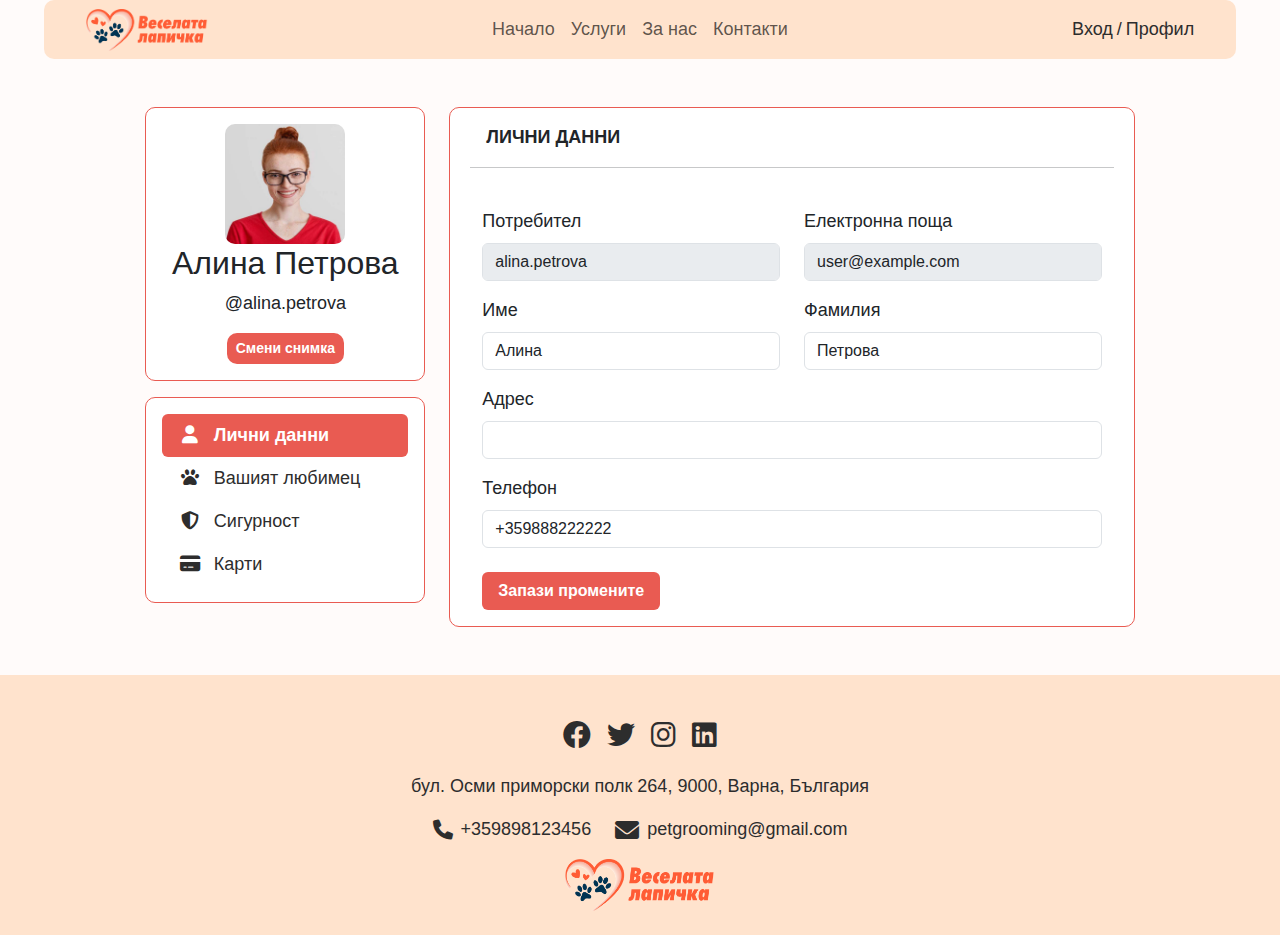
<file: profile.html>
<!DOCTYPE html>
<html lang="en">
<head>
    <meta charset="UTF-8">
    <meta name="viewport" content="width=device-width, initial-scale=1.0">
    <title>Pet grooming salon</title>
    <link href="https://cdn.jsdelivr.net/npm/bootstrap@5.3.3/dist/css/bootstrap.min.css" rel="stylesheet" integrity="sha384-QWTKZyjpPEjISv5WaRU9OFeRpok6YctnYmDr5pNlyT2bRjXh0JMhjY6hW+ALEwIH" crossorigin="anonymous">
    <link rel="stylesheet" href="https://cdn.jsdelivr.net/npm/bootstrap-icons@1.11.3/font/bootstrap-icons.css">
    <link href="https://cdnjs.cloudflare.com/ajax/libs/font-awesome/6.0.0-beta3/css/all.min.css" rel="stylesheet">
    <link href="https://fonts.googleapis.com/css2?family=Roboto:wght@400;700&family=Lato:wght@400;700&display=swap" rel="stylesheet">
    <link rel="stylesheet" type="text/css" href="css/style.css">
    <link rel="icon" type="image/png" href="images/logo.png">
</head>
<body>
    <div class="container-fluid">
        <nav class="navbar navbar-expand-lg">
            <div class="container-fluid">
                <a class="navbar-brand m-0 p-0" href="index.html">
                    <img src="images/logo2.png" alt="Logo" width="122" height="42" class="d-inline-block align-text-center">
                </a>
                <button class="navbar-toggler ms-auto" type="button" data-bs-toggle="collapse" data-bs-target="#navbarNav" aria-controls="navbarNav" aria-expanded="false" aria-label="Toggle navigation">
                    <span class="navbar-toggler-icon"></span>
                </button>

                <div class="collapse navbar-collapse justify-content-md-center" id="navbarNav">
                    <ul class="navbar-nav mx-auto p-0">
                        <li class="nav-item">
                            <a class="nav-link" aria-current="page" href="index.html">Начало</a>
                        </li>
                        <li class="nav-item">
                            <a class="nav-link" href="services.html">Услуги</a>
                        </li>
                        <li class="nav-item">
                            <a class="nav-link" href="about.html">За нас</a>
                        </li>
                        <li class="nav-item">
                            <a class="nav-link" href="contacts.html">Контакти</a>
                        </li>
                    </ul>
                    <a class="nav-link pe-1 mt-sm-3 mt-lg-0" href="#" data-bs-toggle="modal" data-bs-target="#loginModal">
                        Вход
                    </a>
                    <a class="nav-link d-none d-lg-block" href="/">/</a>
                    <a class="nav-link ps-1" href="profile.html">Профил</a>
                </div>
            </div>
        </nav>
    
        <div class="row my-5 justify-content-center">
            <div class="col-lg-3">
                <div class="card profile-card p-3 mb-3">
                    <div class="col-12 col-lg-auto text-center">
                        <img src="images/profiles/profile1.jpg" class="m-0" alt="Client 1" style="width: 120px; height: 120px; object-fit: cover; border-radius: 10px;">
                    </div>
                    <div class="col-12 col-lg text-center">
                        <h3>Алина Петрова</h3>
                        <div>@alina.petrova</div>
                        <button type="button" class="btn btn-profile btn-sm mt-3">Смени снимка</button>
                    </div>
                </div>
                <div class="card profile-card">
                    <div class="d-flex align-items-start">
                        <div class="nav nav-pills w-100 p-lg-3 m-sm-1 m-lg-0" id="v-pills-tab" role="tablist" aria-orientation="horizontal">
                            <button class="nav-link active text-start" id="v-pills-profile-tab" data-bs-toggle="pill" data-bs-target="#v-pills-profile" type="button" role="tab" aria-controls="v-pills-profile" aria-selected="true">
                                <i class="fa fa-user fa-fw me-2"></i> Лични данни
                            </button>
                            <button class="nav-link text-start" id="v-pills-pet-tab" data-bs-toggle="pill" data-bs-target="#v-pills-pet" type="button" role="tab" aria-controls="v-pills-pet" aria-selected="false">
                                <i class="fa fa-paw fa-fw me-2"></i> Вашият любимец
                            </button>
                            <button class="nav-link text-start" id="v-pills-security-tab" data-bs-toggle="pill" data-bs-target="#v-pills-security" type="button" role="tab" aria-controls="v-pills-security" aria-selected="false">
                                <i class="fa fa-shield fa-fw me-2"></i> Сигурност
                            </button>
                            <button class="nav-link text-start" id="v-pills-billing-tab" data-bs-toggle="pill" data-bs-target="#v-pills-billing" type="button" role="tab" aria-controls="v-pills-billing" aria-selected="false">
                                <i class="fa fa-credit-card fa-fw me-2"></i> Карти
                            </button>
                        </div>
                    </div>
                </div>
            </div>
            <div class="col-lg-7">
                <div class="card profile-card mt-2 m-lg-0">
                    <div class="d-flex align-items-start">
                        <div class="tab-content p-3 rounded flex-grow-1" id="v-pills-tabContent">
                            <div class="tab-pane fade show active" id="v-pills-profile" role="tabpanel" aria-labelledby="v-pills-profile-tab" tabindex="0">
                                <form class="c-form">
                                    <div class="row px-3 gy-3">
                                        <span class="fw-bold px-3 text-center text-md-start">ЛИЧНИ ДАННИ</span>
                                        <hr class="mb-4">
                                        <div class="col-12 col-md-6">
                                            <label for="username" class="form-label">Потребител</label>
                                            <input type="text" class="form-control" id="username" name="username" value="alina.petrova" disabled>
                                        </div>
                                        <div class="col-12 col-md-6">
                                            <label for="email" class="form-label">Електронна поща</label>
                                            <input type="email" class="form-control" id="email" name="email" value="user@example.com" disabled>
                                        </div>
                                        <div class="col-12 col-md-6">
                                            <label for="first-name" class="form-label">Име</label>
                                            <input type="text" class="form-control" id="first-name" name="first-name" value="Алина">
                                        </div>
                                        <div class="col-12 col-md-6">
                                            <label for="last-name" class="form-label">Фамилия</label>
                                            <input type="text" class="form-control" id="last-name" name="last-name" value="Петрова">
                                        </div>
                                        <div class="col-12">
                                            <label for="address" class="form-label">Адрес</label>
                                            <input type="text" class="form-control" id="address" name="address" value="">
                                        </div>
                                        <div class="col-12">
                                            <label for="phone" class="form-label">Телефон</label>
                                            <input type="tel" class="form-control" id="phone" name="phone" value="+359888222222">
                                        </div>
                                        <div class="col-12 mt-4 text-center text-md-start">
                                            <button type="submit" class="btn btn-login">Запази промените</button>
                                        </div>
                                    </div>
                                </form>
                            </div>
                            <div class="tab-pane fade" id="v-pills-pet" role="tabpanel" aria-labelledby="v-pills-pet-tab" tabindex="0">
                                <form class="c-form">
                                    <div class="row px-3 gy-3">
                                        <span class="fw-bold px-3 text-center text-md-start">ДАННИ ЗА ВАШИЯ ЛЮБИМЕЦ</span>
                                        <hr class="mb-4">
                                        <div class="col-12 col-md-6">
                                            <label for="pet-name" class="form-label">Име на любимеца</label>
                                            <input type="text" class="form-control" id="pet-name" name="pet-name" placeholder="Въведете името на вашия любимец" required>
                                        </div>
                                        <div class="col-12 col-md-6">
                                            <label for="pet-type" class="form-label">Вид животно</label>
                                            <select class="form-select" id="pet-type" name="pet-type" required>
                                                <option value="dog">Куче</option>
                                                <option value="cat">Котка</option>
                                                <option value="other">Друго</option>
                                            </select>
                                        </div>
                                        <div class="col-12 col-md-6">
                                            <label for="pet-breed" class="form-label">Порода</label>
                                            <input type="text" class="form-control" id="pet-breed" name="pet-breed" placeholder="Въведете породата" required>
                                        </div>
                                        <div class="col-12 col-md-6">
                                            <label for="pet-age" class="form-label">Възраст</label>
                                            <input type="number" class="form-control" id="pet-age" name="pet-age" placeholder="Въведете възраст в години" min="0" max="50" required>
                                        </div>
                                        <div class="col-12 col-md-6">
                                            <label for="pet-weight" class="form-label">Тегло (кг)</label>
                                            <input type="number" class="form-control" id="pet-weight" name="pet-weight" placeholder="Въведете теглото" step="0.1" min="0" required>
                                        </div>
                                        <div class="col-12 col-md-6">
                                            <label for="pet-photo" class="form-label">Снимка на любимеца</label>
                                            <input type="file" class="form-control" id="pet-photo" name="pet-photo" accept="image/*">
                                        </div>
                                        <div class="col-12">
                                            <label for="pet-notes" class="form-label">Допълнителна информация</label>
                                            <textarea class="form-control" id="pet-notes" name="pet-notes" rows="3" placeholder="Добавете бележки или специални изисквания"></textarea>
                                        </div>
                                        <div class="col-12 mt-4 text-center text-md-start">
                                            <button type="submit" class="btn btn-login">Запази промените</button>
                                        </div>
                                    </div>
                                </form>
                            </div>
                            <div class="tab-pane fade" id="v-pills-security" role="tabpanel" aria-labelledby="v-pills-security-tab" tabindex="0">
                                <div class="row px-3 gx-4">
                                    <span class="fw-bold px-3 pb-3 text-center text-md-start">НАСТРОЙКИ ЗА СИГУРНОСТ</span>
                                    <hr class="pb-4">
                                    <form class="c-form">
                                        <div class="row">
                                            <div class="col-12 col-md-6">
                                                <div class="fw-bold mb-3">Промяна парола:</div>
                                                <div class="mb-3">
                                                    <label for="current-password" class="form-label">Текуща парола</label>
                                                    <input type="password" class="form-control" id="current-password" name="current-password" placeholder="Въведете текущата си парола">
                                                </div>
                                                <div class="mb-3">
                                                    <label for="new-password" class="form-label">Нова парола</label>
                                                    <input type="password" class="form-control" id="new-password" name="new-password" placeholder="Въведете новата си парола">
                                                </div>
                                                <div class="mb-3">
                                                    <label for="confirm-password" class="form-label">Повтори парола</label>
                                                    <input type="password" class="form-control" id="confirm-password" name="confirm-password" placeholder="Повторете новата си парола">
                                                </div>
                                            </div>
                                            <div class="col-12 col-md-6">
                                                <div class="fw-bold mb-3">Промяна на емейл:</div>
                                                <div class="mb-3">
                                                    <label for="email" class="form-label">Електронна поща</label>
                                                    <input type="email" class="form-control" id="email" name="email" placeholder="Въведете новата си електронна поща" value="user@example.com">
                                                </div>
                                            </div>
                                        </div>
                                        <div class="text-center text-md-start">
                                            <button type="submit" class="btn btn-login mt-4">Запази промените</button>
                                        </div>
                                    </form>
                                </div>
                            </div>
                            
                            <div class="tab-pane fade" id="v-pills-billing" role="tabpanel" aria-labelledby="v-pills-billing-tab" tabindex="0">
                                <form class="c-form">
                                    <div class="row px-3 gx-4">
                                        <span class="fw-bold px-3 pb-3 text-center text-md-start">ДАННИ ЗА ПЛАЩАНЕ</span>
                                        <hr class="mb-4">
                                        <div class="col-12 col-md-7">
                                            <div class="card shadow-sm my-4">
                                                <div class="card-body">
                                                    <div class="mb-3">
                                                        <label for="card-number-1" class="form-label">Номер на карта</label>
                                                        <input type="text" class="form-control" id="card-number-1" name="card-number-1" placeholder="XXXX XXXX XXXX XXXX" value="1234 5678 9012 3456">
                                                    </div>
                                                    <div class="row">
                                                        <div class="col-12 col-xl-6">
                                                            <div class="mb-3">
                                                                <label for="expiry-date-1" class="form-label">Дата на изтичане</label>
                                                                <input type="text" class="form-control" id="expiry-date-1" name="expiry-date-1" placeholder="MM/YY" value="12/24">
                                                            </div>
                                                        </div>
                                                        <div class="col-12 col-xl-6">
                                                            <div class="mb-3">
                                                                <label for="cvv-1" class="form-label">CVV</label>
                                                                <input type="text" class="form-control" id="cvv-1" name="cvv-1" placeholder="XXX" value="123">
                                                            </div>
                                                        </div>
                                                    </div>
                                                </div>
                                            </div>
                                            <div class="text-center text-md-start">
                                                <button type="button" class="btn btn-login mt-3">Запази карта</button>
                                            </div>
                                        </div>
                                    </div>
                                </form>
                            </div>
                        </div>
                    </div>
                </div>
            </div>
        </div>
    </div>

    <div class="modal fade" id="loginModal" tabindex="-1" aria-labelledby="loginModalLabel" aria-hidden="true">
        <div class="modal-dialog modal-dialog-centered">
            <div class="modal-content">
                <div class="modal-header">
                    <button type="button" class="btn-close" data-bs-dismiss="modal" aria-label="Затвори"></button>
                </div>
                <div class="modal-body">
                    <div class="container-fluid">
                        <div class="row justify-content-center">
                            <div class="col-12">
                                <div class="row">
                                    <div class="col-12 mb-3">
                                        <div class="text-center ">
                                            <h4><b>Вход</b></h4>
                                            <hr class="border-secondary">
                                        </div>
                                    </div>
                                </div>
                                <form class="c-form">
                                    <div class="row">
                                        <div class="col-12 mb-2">
                                            <label for="email" class="form-label">Имейл адрес</label>
                                            <input type="email" class="form-control" name="email" id="email" placeholder="Вашият имейл" required>
                                        </div>
                                        <div class="col-12 mb-2">
                                                <label for="password" class="form-label">Парола</label>
                                                <input type="password" class="form-control" name="password" id="password" value="" placeholder="Вашата парола" required>
                                        </div>
                                        <div class="col-12">
                                            <div class="form-check mb-4">
                                                <input class="form-check-input" type="checkbox" value="" name="remember_me" id="remember_me">
                                                <label class="form-check-label text-secondary" for="remember_me">
                                                    Запомни парола
                                                </label>
                                            </div>
                                        </div>
                                        <div class="col-12">
                                            <div class="d-grid">
                                                <button class="btn btn-login w-100" type="submit">Влез</button>
                                            </div>
                                        </div>
                                        <hr class="border-secondary my-4">
                                    </div>
                                </form>
                                <div class="row">
                                    <div class="col-12">
                                        <div class="d-flex gap-2 flex-column">
                                            <a class="btn btn-light border border-secondary" href="#">
                                                <svg xmlns="http://www.w3.org/2000/svg" width="20" height="20" viewBox="0 0 48 48">    
                                                    <path fill="#4285F4" d="M24 9.5c3.14 0 5.77 1.22 7.75 3.2l5.79-5.79C33.18 3.11 28.89 1.5 24 1.5 14.06 1.5 5.85 7.99 3.14 16.49l6.77 5.25C11.46 14.71 17.19 9.5 24 9.5z"/>
                                                    <path fill="#34A853" d="M47.84 24.5c0-1.63-.15-3.22-.43-4.75H24v9h13.55c-.58 3-2.3 5.54-4.82 7.24l7.44 5.75C44.55 38.01 47.84 31.81 47.84 24.5z"/>
                                                    <path fill="#FBBC05" d="M10.2 28.74a14.9 14.9 0 0 1 0-9.47L3.42 14c-2.91 5.63-2.91 12.39 0 18.02l6.78-5.28z"/>
                                                    <path fill="#EA4335" d="M24 47.5c5.89 0 10.82-1.96 14.43-5.31l-7.44-5.75c-2.06 1.39-4.7 2.21-7.56 2.21-6.81 0-12.54-5.2-13.65-11.99l-6.78 5.28C8.14 41.01 15.94 47.5 24 47.5z"/>
                                                    <path fill="none" d="M0 0h48v48H0z"/>
                                                </svg>
                                                <span class="ms-2">Влизане с Google</span>
                                            </a>
                                            <a class="btn btn-primary" href="#">
                                                <svg xmlns="http://www.w3.org/2000/svg" width="20" height="20" fill="currentColor" class="bi bi-facebook" viewBox="0 0 16 16">
                                                    <path d="M16 8.049c0-4.446-3.582-8.05-8-8.05C3.58 0-.002 3.603-.002 8.05c0 4.017 2.926 7.347 6.75 7.951v-5.625h-2.03V8.05H6.75V6.275c0-2.017 1.195-3.131 3.022-3.131.876 0 1.791.157 1.791.157v1.98h-1.009c-.993 0-1.303.621-1.303 1.258v1.51h2.218l-.354 2.326H9.25V16c3.824-.604 6.75-3.934 6.75-7.951z" />
                                                </svg>
                                                <span class="ms-2">Влизане с Facebook</span>
                                            </a>
                                        </div>
                                    </div>
                                </div>
                                <div class="row mt-5">
                                    <div class="col-12">
                                        <div class="d-flex gap-2 gap-md-4 flex-column flex-md-row justify-content-md-center">
                                            <a class="text-secondary" href="#">Нямате акаунт? Регистрирайте се!</a>
                                        </div>
                                    </div>
                                </div>
                            </div>
                        </div>
                    </div>
                </div>
            </div>
        </div>
    </div>

    <div class="modal fade" id="loginModal" tabindex="-1" aria-labelledby="loginModalLabel" aria-hidden="true">
        <div class="modal-dialog modal-dialog-centered">
            <div class="modal-content">
                <div class="modal-header">
                    <button type="button" class="btn-close" data-bs-dismiss="modal" aria-label="Затвори"></button>
                </div>
                <div class="modal-body">
                    <div class="container-fluid">
                        <div class="row justify-content-center">
                            <div class="col-12">
                                <div class="row">
                                    <div class="col-12 mb-3">
                                        <div class="text-center ">
                                            <h4><b>Вход</b></h4>
                                            <hr class="border-secondary">
                                        </div>
                                    </div>
                                </div>
                                <form>
                                    <div class="row">
                                        <div class="col-12 mb-2">
                                            <label for="email" class="form-label">Имейл адрес</label>
                                            <input type="email" class="form-control" name="email" id="email" placeholder="name@example.com" required>
                                            <!-- </div> -->
                                        </div>
                                        <div class="col-12 mb-2">
                                                <label for="password" class="form-label">Парола</label>
                                                <input type="password" class="form-control" name="password" id="password" value="" placeholder="Password" required>
                                        </div>
                                        <div class="col-12">
                                            <div class="form-check mb-4">
                                                <input class="form-check-input" type="checkbox" value="" name="remember_me" id="remember_me">
                                                <label class="form-check-label text-secondary" for="remember_me">
                                                    Запомни парола
                                                </label>
                                            </div>
                                        </div>
                                        <div class="col-12">
                                            <div class="d-grid">
                                                <button class="btn btn-login w-100" type="submit">Влез</button>
                                            </div>
                                        </div>
                                        <hr class="border-secondary my-4">
                                    </div>
                                </form>
                                <div class="row">
                                    <div class="col-12">
                                        <div class="d-flex gap-2 flex-column">
                                            <a class="btn btn-light border border-secondary" href="#">
                                                <svg xmlns="http://www.w3.org/2000/svg" width="20" height="20" viewBox="0 0 48 48">    
                                                    <path fill="#4285F4" d="M24 9.5c3.14 0 5.77 1.22 7.75 3.2l5.79-5.79C33.18 3.11 28.89 1.5 24 1.5 14.06 1.5 5.85 7.99 3.14 16.49l6.77 5.25C11.46 14.71 17.19 9.5 24 9.5z"/>
                                                    <path fill="#34A853" d="M47.84 24.5c0-1.63-.15-3.22-.43-4.75H24v9h13.55c-.58 3-2.3 5.54-4.82 7.24l7.44 5.75C44.55 38.01 47.84 31.81 47.84 24.5z"/>
                                                    <path fill="#FBBC05" d="M10.2 28.74a14.9 14.9 0 0 1 0-9.47L3.42 14c-2.91 5.63-2.91 12.39 0 18.02l6.78-5.28z"/>
                                                    <path fill="#EA4335" d="M24 47.5c5.89 0 10.82-1.96 14.43-5.31l-7.44-5.75c-2.06 1.39-4.7 2.21-7.56 2.21-6.81 0-12.54-5.2-13.65-11.99l-6.78 5.28C8.14 41.01 15.94 47.5 24 47.5z"/>
                                                    <path fill="none" d="M0 0h48v48H0z"/>
                                                </svg>
                                                <span class="ms-2">Вилзане с Google</span>
                                            </a>
                                            <a class="btn btn-primary" href="#">
                                                <svg xmlns="http://www.w3.org/2000/svg" width="20" height="20" fill="currentColor" class="bi bi-facebook" viewBox="0 0 16 16">
                                                    <path d="M16 8.049c0-4.446-3.582-8.05-8-8.05C3.58 0-.002 3.603-.002 8.05c0 4.017 2.926 7.347 6.75 7.951v-5.625h-2.03V8.05H6.75V6.275c0-2.017 1.195-3.131 3.022-3.131.876 0 1.791.157 1.791.157v1.98h-1.009c-.993 0-1.303.621-1.303 1.258v1.51h2.218l-.354 2.326H9.25V16c3.824-.604 6.75-3.934 6.75-7.951z" />
                                                </svg>
                                                <span class="ms-2">Влизане с Facebook</span>
                                            </a>
                                        </div>
                                    </div>
                                </div>
                                <div class="row mt-5">
                                    <div class="col-12 text-center">
                                        <a class="text-secondary" href="#">Нямате акаунт? Регистрирайте се!</a>
                                        <!-- </div> -->
                                    </div>
                                </div>
                            </div>
                        </div>
                    </div>
                </div>
            </div>
        </div>
    </div>

    <footer class="py-4 mt-5 c-bg">
        <div class="container text-center">
            <div class="d-flex justify-content-center align-items-center gap-3 py-3">
                <a href="https://www.facebook.com" target="_blank" class="social fs-3">
                    <i class="fab fa-facebook"></i>
                </a>
                <a href="https://www.twitter.com" target="_blank" class="social fs-3">
                     <i class="fab fa-twitter"></i>
                </a>
                <a href="https://www.instagram.com" target="_blank" class="social fs-3">
                    <i class="fab fa-instagram"></i>
                </a>
                <a href="https://www.linkedin.com" target="_blank" class="social fs-3">
                    <i class="fab fa-linkedin"></i>
                </a>
            </div>
            <div class="row text-center">
                <div class="col-12">
                    <p class="">бул. Осми приморски полк 264, 9000, Варна, България</p>
                </div>
                <div class="col-12">
                    <div class="d-flex flex-column flex-md-row justify-content-center align-items-center gap-4">
                        <div class="d-flex align-items-center">
                            <i class="fa-solid fa-phone fs-5 pe-2"></i>
                            <span>+359898123456</span>
                        </div>
                        <div class="d-flex align-items-center">
                            <i class="fa-solid fa-envelope fs-4 pe-2"></i>
                            <span>petgrooming@gmail.com</span>
                        </div>
                    </div>
                </div>
            </div>
            <img src="images/logo2.png" class="img-fluid mt-3" style="width: 150px;" alt="logo">
        </div>
    </footer>
  
    <script src="https://cdn.jsdelivr.net/npm/bootstrap@5.3.3/dist/js/bootstrap.bundle.min.js" integrity="sha384-YvpcrYf0tY3lHB60NNkmXc5s9fDVZLESaAA55NDzOxhy9GkcIdslK1eN7N6jIeHz" crossorigin="anonymous"></script>
</body>
</html>
</file>
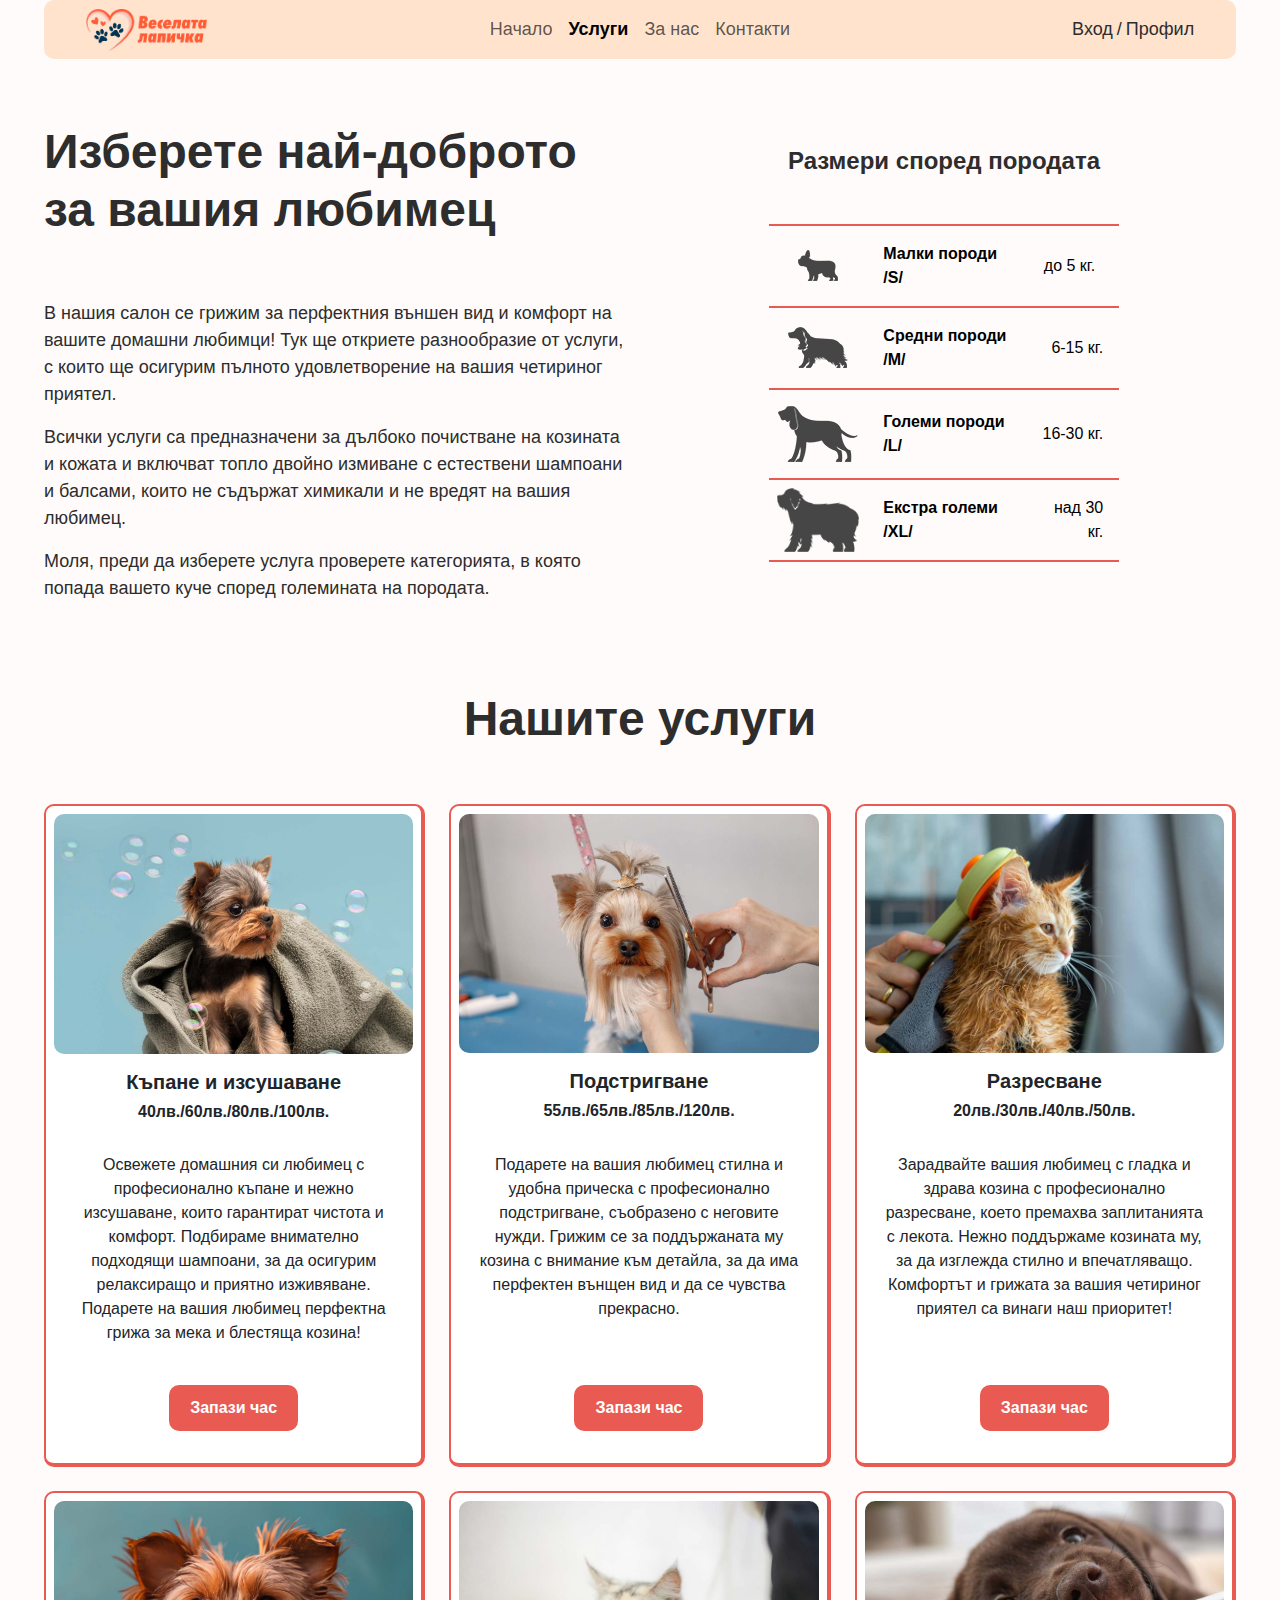
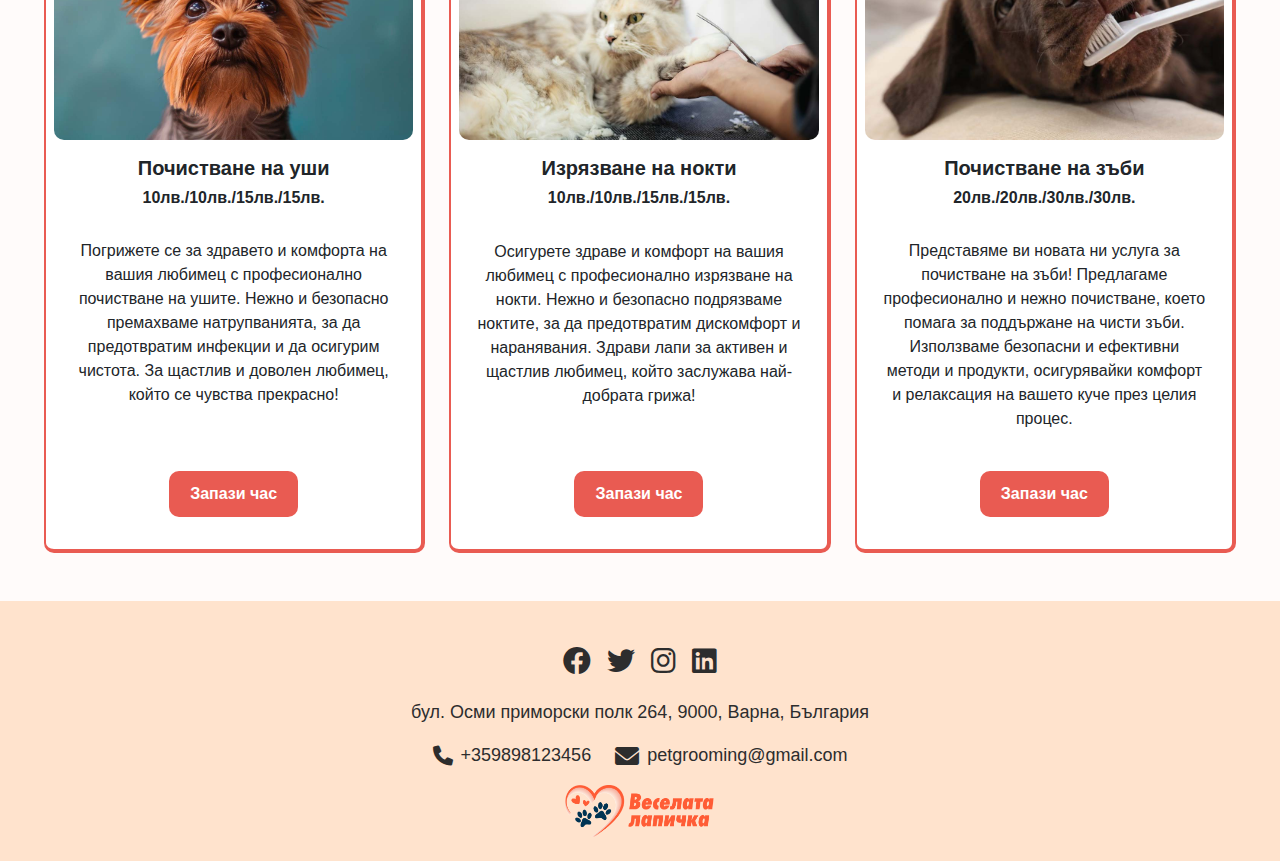
<file: services.html>
<!DOCTYPE html>
<html lang="en">
<head>
	<meta charset="UTF-8">
	<meta name="viewport" content="width=device-width, initial-scale=1.0">
	<title>Pet grooming salon</title>
	<link href="https://cdn.jsdelivr.net/npm/bootstrap@5.3.3/dist/css/bootstrap.min.css" rel="stylesheet" integrity="sha384-QWTKZyjpPEjISv5WaRU9OFeRpok6YctnYmDr5pNlyT2bRjXh0JMhjY6hW+ALEwIH" crossorigin="anonymous">
	<link rel="stylesheet" href="https://cdn.jsdelivr.net/npm/bootstrap-icons@1.11.3/font/bootstrap-icons.css">
	<link href="https://cdnjs.cloudflare.com/ajax/libs/font-awesome/6.0.0-beta3/css/all.min.css" rel="stylesheet">
	<link href="https://fonts.googleapis.com/css2?family=Roboto:wght@400;700&family=Lato:wght@400;700&display=swap" rel="stylesheet">
	<link rel="stylesheet" type="text/css" href="css/style.css">
	<link rel="icon" type="image/png" href="images/logo.png">
</head>
<body >
	<div class="container-fluid">
		<nav class="navbar navbar-expand-lg">
            <div class="container-fluid">
                <a class="navbar-brand m-0 p-0" href="index.html">
                    <img src="images/logo2.png" alt="Logo" width="122" height="42" class="d-inline-block align-text-center">
                </a>
                <button class="navbar-toggler ms-auto" type="button" data-bs-toggle="collapse" data-bs-target="#navbarNav" aria-controls="navbarNav" aria-expanded="false" aria-label="Toggle navigation">
                    <span class="navbar-toggler-icon"></span>
                </button>

                <div class="collapse navbar-collapse justify-content-md-center" id="navbarNav">
                    <ul class="navbar-nav mx-auto p-0">
                        <li class="nav-item">
                            <a class="nav-link" aria-current="page" href="index.html">Начало</a>
                        </li>
                        <li class="nav-item">
                            <a class="nav-link active" href="services.html">Услуги</a>
                        </li>
                        <li class="nav-item">
                            <a class="nav-link" href="about.html">За нас</a>
                        </li>
                        <li class="nav-item">
                            <a class="nav-link" href="contacts.html">Контакти</a>
                        </li>
                    </ul>
                    <a class="nav-link pe-1 mt-sm-3 mt-lg-0" href="#" data-bs-toggle="modal" data-bs-target="#loginModal">
                        Вход
                    </a>
                    <a class="nav-link d-none d-lg-block" href="/">/</a>
                    <a class="nav-link ps-1" href="profile.html">Профил</a>
                </div>
            </div>
        </nav>
		<div class="row my-3">
			<div class="col-12 col-lg-6 mt-4 text-center text-lg-start">
				<div class="my-4">
      				<h2>Изберете <span>най-доброто</span> за вашия любимец</h2>
      				<br>
      				<br>
      				<p>В нашия салон се грижим за перфектния външен вид и комфорт на вашите домашни любимци! Тук ще откриете разнообразие от услуги, с които ще осигурим пълното удовлетворение на вашия четириног приятел. </p>
      				<p>Всички услуги са предназначени за дълбоко почистване на козината и кожата и включват топло двойно измиване с естествени шампоани и балсами, които не съдържат химикали и не вредят на вашия любимец.</p>
      				<p>Моля, преди да изберете услуга проверете категорията, в която попада вашето куче според големината на породата.</p>
      			</div>
			</div>
			<div class="col-12 col-lg-6 mt-4 text-center text-lg-start mb-5">
				<div class="my-5 text-center">
					<h4 class="fw-bold">Размери според породата</h4>
				</div>
				<div class="table-responsive">
    				<table class="table c-table-2 align-middle c-font-sz mx-auto">
        				<tbody>
            				<tr>
                				<td class="text-center py-4">
                					<img src="images/icons/S.png" class="img-fluid w-sm-50" alt="Small dog">
                				</td>
                				<td class="p-0 fw-bold text-start">
                					<div class="p-3">Малки породи /S/</div> 
                				</td>
                				<td class="pe-4 text-end">
                					<div>до 5 кг.</div>
                				</td>
            				</tr>
            				<tr>
            					<td class="text-center py-3">
                					<img src="images/icons/M.png" class="img-fluid w-sm-50" alt="Medium dog">
                				</td>
                				<td class="p-0 fw-bold text-start">
                					<div class="p-3">Средни породи /M/</div> 
                				</td>
                				<td class="pe-3 text-end">
                					<div>6-15 кг.</div>
                				</td>
            				</tr>
            				<tr>
            					<td class="text-center py-3">
            						<img src="images/icons/L.png" class="img-fluid w-sm-50" alt="Large dog">
                				</td>
                				<td class="p-0 fw-bold text-start">
                					<div class="p-3">Големи породи /L/</div> 
                				</td>
                				<td class="pe-3 text-end">
                					<div>16-30 кг.</div>
                				</td>
            				</tr>
            				<tr>
            					<td class="text-center">
                   					<img src="images/icons/XL.png" class="img-fluid w-sm-50" alt="Extra large dog">
                				</td>
                				<td class="p-0 fw-bold text-start">
                					<div class="p-3">Екстра големи /XL/</div> 
                				</td>
                				<td class="pe-3 text-end">
                					<div>над 30 кг.</div>
                				</td>
            				</tr>
       					</tbody>
   					</table>
				</div>
			</div>
		</div>
		<div class="row my-5">
			<div class="col-12 mt-3 text-center">
				<h2>Нашите услуги</h2>
			</div>
		</div>
		<div class="row row-cols-lg-3 row-cols-md-2 row-cols-1 g-4">
			<div class="col">
    			<div class="card h-100 c-card text-center p-2">
    				<img src="images/cards/card1.jpeg" class="card-img-top" alt="image" style="border-radius: 10px;">
      				<div class="card-body">
        				<h5 class="card-title fw-bold">Къпане и изсушаване</h5>
        				<h6 class="fw-bold">40лв./60лв./80лв./100лв.</h6>
        				<p class="card-text c-font-sz pt-4">Освежете домашния си любимец с професионално къпане и нежно изсушаване, които гарантират чистота и комфорт. Подбираме внимателно подходящи шампоани, за да осигурим релаксиращо и приятно изживяване. Подарете на вашия любимец перфектна грижа за мека и блестяща козина!</p>
      				</div>
      				<div class="text-center p-4">
      					<a href="#" class="btn btn-booking">Запази час</a>
      				</div>
    			</div>
  			</div>
	  		<div class="col">
	    		<div class="card h-100 c-card text-center p-2">
	      			<img src="images/cards/card2.jpg" class="card-img-top" alt="image" style="border-radius: 10px;">
	      			<div class="card-body">
	        			<h5 class="card-title fw-bold">Подстригване</h5>
	        			<h6 class="fw-bold">55лв./65лв./85лв./120лв.</h6>
	        			<p class="card-text c-font-sz pt-4">Подарете на вашия любимец стилна и удобна прическа с професионално подстригване, съобразено с неговите нужди. Грижим се за поддържаната му козина с внимание към детайла, за да има перфектен вънщен вид и да се чувства прекрасно.</p>
	      			</div>
	      			<div class="text-center p-4">
	      				<a href="#" class="btn btn-booking">Запази час</a>
	      			</div>
	    		</div>
	  		</div>
	  		<div class="col">
	    		<div class="card h-100 c-card text-center p-2">
	      			<img src="images/cards/card3.jpg" class="card-img-top" alt="image" style="border-radius: 10px;">
	      			<div class="card-body">
	        			<h5 class="card-title fw-bold">Разресване</h5>
	        			<h6 class="fw-bold">20лв./30лв./40лв./50лв.</h6>
	        			<p class="card-text c-font-sz pt-4">Зарадвайте вашия любимец с гладка и здрава козина с професионално разресване, което премахва заплитанията с лекота. Нежно поддържаме козината му, за да изглежда стилно и впечатляващо. Комфортът и грижата за вашия четириног приятел са винаги наш приоритет!</p>
	      			</div>
	      			<div class="text-center p-4">
	      				<a href="#" class="btn btn-booking">Запази час</a>
	      			</div>
	    		</div>
	  		</div>
	  		<div class="col">
	    		<div class="card h-100 c-card text-center p-2">
	      			<img src="images/cards/card4.jpeg" class="card-img-top" alt="image" style="border-radius: 10px;">
	      			<div class="card-body">
	        			<h5 class="card-title fw-bold">Почистване на уши</h5>
	        			<h6 class="fw-bold">10лв./10лв./15лв./15лв.</h6>
	        			<p class="card-text c-font-sz pt-4">Погрижете се за здравето и комфорта на вашия любимец с професионално почистване на ушите. Нежно и безопасно премахваме натрупванията, за да предотвратим инфекции и да осигурим чистота. За щастлив и доволен любимец, който се чувства прекрасно!</p>
	      			</div>
	      			<div class="text-center p-4">
	      				<a href="#" class="btn btn-booking">Запази час</a>
	      			</div>
	    		</div>
	  		</div>
	  		<div class="col">
	    		<div class="card h-100 c-card text-center p-2">
	      			<img src="images/cards/card5.jpg" class="card-img-top" alt="image" style="border-radius: 10px;">
	      			<div class="card-body">
	        			<h5 class="card-title fw-bold">Изрязване на нокти</h5>
	        			<h6 class="fw-bold">10лв./10лв./15лв./15лв.</h6>
	        			<p class="card-text c-font-sz pt-4">Осигурете здраве и комфорт на вашия любимец с професионално изрязване на нокти. Нежно и безопасно подрязваме ноктите, за да предотвратим дискомфорт и наранявания. Здрави лапи за активен и щастлив любимец, който заслужава най-добрата грижа!</p>
	      			</div>
	      			<div class="text-center p-4">
	      				<a href="#" class="btn btn-booking">Запази час</a>
	      			</div>
	    		</div>
	  		</div>
	  		<div class="col">
	    		<div class="card h-100 c-card text-center p-2">
	      			<img src="images/cards/card6.jpg" class="card-img-top" alt="image" style="border-radius: 10px;">
	      			<div class="card-body">
	        			<h5 class="card-title fw-bold">Почистване на зъби</h5>
	        			<h6 class="fw-bold">20лв./20лв./30лв./30лв.</h6>
	        			<p class="card-text c-font-sz pt-4">Представяме ви новата ни услуга за почистване на зъби! Предлагаме професионално и нежно почистване, което помага за поддържане на чисти зъби. Използваме безопасни и ефективни методи и продукти, осигурявайки комфорт и релаксация на вашето куче през целия процес.</p>
	      			</div>
	      			<div class="text-center p-4">
	      				<a href="#" class="btn btn-booking">Запази час</a>
	      			</div>
	    		</div>
	  		</div>
	  	</div>
  	</div>

  	<div class="modal fade" id="loginModal" tabindex="-1" aria-labelledby="loginModalLabel" aria-hidden="true">
        <div class="modal-dialog modal-dialog-centered">
            <div class="modal-content">
                <div class="modal-header">
                    <button type="button" class="btn-close" data-bs-dismiss="modal" aria-label="Затвори"></button>
                </div>
                <div class="modal-body">
                    <div class="container-fluid">
                        <div class="row justify-content-center">
                            <div class="col-12">
                                <div class="row">
                                    <div class="col-12 mb-3">
                                        <div class="text-center ">
                                            <h4><b>Вход</b></h4>
                                            <hr class="border-secondary">
                                        </div>
                                    </div>
                                </div>
                                <form class="c-form">
                                    <div class="row">
                                        <div class="col-12 mb-2">
                                            <label for="email" class="form-label">Имейл адрес</label>
                                            <input type="email" class="form-control" name="email" id="email" placeholder="Вашият имейл" required>
                                        </div>
                                        <div class="col-12 mb-2">
                                                <label for="password" class="form-label">Парола</label>
                                                <input type="password" class="form-control" name="password" id="password" value="" placeholder="Вашата парола" required>
                                        </div>
                                        <div class="col-12">
                                            <div class="form-check mb-4">
                                                <input class="form-check-input" type="checkbox" value="" name="remember_me" id="remember_me">
                                                <label class="form-check-label text-secondary" for="remember_me">
                                                    Запомни парола
                                                </label>
                                            </div>
                                        </div>
                                        <div class="col-12">
                                            <div class="d-grid">
                                                <button class="btn btn-login w-100" type="submit">Влез</button>
                                            </div>
                                        </div>
                                        <hr class="border-secondary my-4">
                                    </div>
                                </form>
                                <div class="row">
                                    <div class="col-12">
                                        <div class="d-flex gap-2 flex-column">
                                            <a class="btn btn-light border border-secondary" href="#">
                                                <!-- <svg xmlns="http://www.w3.org/2000/svg" viewBox="0 0 48 48" style="height: 20px;"> -->
                                                <svg xmlns="http://www.w3.org/2000/svg" width="20" height="20" viewBox="0 0 48 48">    
                                                    <path fill="#4285F4" d="M24 9.5c3.14 0 5.77 1.22 7.75 3.2l5.79-5.79C33.18 3.11 28.89 1.5 24 1.5 14.06 1.5 5.85 7.99 3.14 16.49l6.77 5.25C11.46 14.71 17.19 9.5 24 9.5z"/>
                                                    <path fill="#34A853" d="M47.84 24.5c0-1.63-.15-3.22-.43-4.75H24v9h13.55c-.58 3-2.3 5.54-4.82 7.24l7.44 5.75C44.55 38.01 47.84 31.81 47.84 24.5z"/>
                                                    <path fill="#FBBC05" d="M10.2 28.74a14.9 14.9 0 0 1 0-9.47L3.42 14c-2.91 5.63-2.91 12.39 0 18.02l6.78-5.28z"/>
                                                    <path fill="#EA4335" d="M24 47.5c5.89 0 10.82-1.96 14.43-5.31l-7.44-5.75c-2.06 1.39-4.7 2.21-7.56 2.21-6.81 0-12.54-5.2-13.65-11.99l-6.78 5.28C8.14 41.01 15.94 47.5 24 47.5z"/>
                                                    <path fill="none" d="M0 0h48v48H0z"/>
                                                </svg>
                                                <span class="ms-2">Влизане с Google</span>
                                            </a>
                                            <a class="btn btn-primary" href="#">
                                                <svg xmlns="http://www.w3.org/2000/svg" width="20" height="20" fill="currentColor" class="bi bi-facebook" viewBox="0 0 16 16">
                                                    <path d="M16 8.049c0-4.446-3.582-8.05-8-8.05C3.58 0-.002 3.603-.002 8.05c0 4.017 2.926 7.347 6.75 7.951v-5.625h-2.03V8.05H6.75V6.275c0-2.017 1.195-3.131 3.022-3.131.876 0 1.791.157 1.791.157v1.98h-1.009c-.993 0-1.303.621-1.303 1.258v1.51h2.218l-.354 2.326H9.25V16c3.824-.604 6.75-3.934 6.75-7.951z" />
                                                </svg>
                                                <span class="ms-2">Влизане с Facebook</span>
                                            </a>
                                        </div>
                                    </div>
                                </div>
                                <div class="row mt-5">
                                    <div class="col-12 text-center">
                                        <a class="text-secondary" href="#">Нямате акаунт? Регистрирайте се!</a>
                                    </div>
                                </div>
                            </div>
                        </div>
                    </div>
                </div>
            </div>
        </div>
    </div>

<footer class="py-4 mt-5 c-bg">
    	<div class="container text-center">
    		<div class="d-flex justify-content-center align-items-center gap-3 py-3">
			    <a href="https://www.facebook.com" target="_blank" class="social fs-3">
			        <i class="fab fa-facebook"></i>
			    </a>
			    <a href="https://www.twitter.com" target="_blank" class="social fs-3">
			         <i class="fab fa-twitter"></i>
			    </a>
			    <a href="https://www.instagram.com" target="_blank" class="social fs-3">
			        <i class="fab fa-instagram"></i>
			    </a>
			    <a href="https://www.linkedin.com" target="_blank" class="social fs-3">
			        <i class="fab fa-linkedin"></i>
			    </a>
			</div>
        	<div class="row text-center">
			    <div class="col-12">
			        <p class="">бул. Осми приморски полк 264, 9000, Варна, България</p>
			    </div>
			    <div class="col-12">
			        <div class="d-flex flex-column flex-md-row justify-content-center align-items-center gap-4">
			            <div class="d-flex align-items-center">
			                <i class="fa-solid fa-phone fs-5 pe-2"></i>
			                <span>+359898123456</span>
			            </div>
			            <div class="d-flex align-items-center">
			                <i class="fa-solid fa-envelope fs-4 pe-2"></i>
			                <span>petgrooming@gmail.com</span>
			            </div>
			        </div>
			    </div>
			</div>

      		<img src="images/logo2.png" class="img-fluid mt-3" style="width: 150px;" alt="logo">
    	</div>
  	</footer> 	
  	<script src="https://cdn.jsdelivr.net/npm/bootstrap@5.3.3/dist/js/bootstrap.bundle.min.js" integrity="sha384-YvpcrYf0tY3lHB60NNkmXc5s9fDVZLESaAA55NDzOxhy9GkcIdslK1eN7N6jIeHz" crossorigin="anonymous"></script>
</body>
</html>
</file>
<file: css/style.css>
body {
    font-family: "Sitka", sans-serif;
    height: 100%;
    font-size: 18px;
    background-color: #fffbfa;
    color: #2d2d2d;
    font-weight: 400;
}
.navbar {
    border-radius: 10px;
    background-color: #ffe3cd;
}
/*.navbar .nav-link {
    color: #d23f4e; 
}*/
.navbar .nav-link:hover {
    font-weight: 600;
}
.navbar .nav-link.active {
/*    color: #d23f4e;*/
    font-weight: 600;
    background-color: transparent;
}
.navbar-collapse {
    text-align: right;
    gap: 0;
    transition: opacity 0.3s ease, visibility 0.3s ease;
}
/*.logo-font {
    font-size: 16px;
    color: #ff5933;
    font-style: italic;
}*/
.c-bg {
    background-color: #ffe3cd;
/*    background-color: #f2dcdd;*/
}
.container-fluid {
    width: 95%;
}
/*@media (max-width: 992px) {
  .container {
    width: 100%;
  }
}
@media (min-width: 993px) {
  .container {
    width: 90%;
  }
}*/
/*.c-container {
    padding: 0 40%;
}*/
.c-line {
    width: 40%;
    height: 2px;
    background-color: #e95b52;
    border: none;
    opacity: 1;
}
h2 {
    font-size: 48px;
    font-weight: 600;
}
h3 {
    font-size: 32px;
    font-weight: 400;
}
.btn-booking {
/*    background-color: #d23f4e;*/
    background-color: #e95b52;
    color: #ffffff;
    font-weight: 600;
    border-radius: 10px;
    padding: 10px 20px;
    text-align: center;
}
.btn-booking:hover {
    background-color: #fffbfa;
    color: #2d2d2d;
    border-color: #e95b52;
    border-width: 2px;
}
.btn-profile {
    background-color: #e95b52;
    color: #ffffff;
    font-weight: 600;
    border-radius: 10px;
}
.btn-profile:hover {
    background-color: #fffbfa;
    color: #2d2d2d;
    border-color: #e95b52;
    border-width: 2px;
}
.c-card {
    border-radius: 10px;
    border: solid #e95b52 2px;
    border-bottom: solid #e95b52 4px;
    border-right: solid #e95b52 4px;
}
.social {
    text-decoration: none;
    color: inherit;
}
.image-hover img {
    transition: transform 0.5s ease-in-out;
}
.image-hover:hover img {
    transform: scale(1.1);
}
.c-font {
    font-size: 16px;
}
.c-form input:focus {
    border-color: #e95b52;
    outline-color: #e95b52;
    box-shadow: 0 0 2px 2px rgba(233, 91, 82, 0.5);
}
.c-form textarea:focus {
    border-color: #e95b52;
    outline-color: #e95b52;
    box-shadow: 0 0 2px 2px rgba(233, 91, 82, 0.5);
}
.c-form input::placeholder {
    font-size: 0.9rem;
    color: #d3d3d3;
}
.c-form textarea::placeholder {
    font-size: 0.9rem; 
    color: #d3d3d3;
}
.c-font-clr {
    color: #faedef
}
.c-font-sz {
    font-size: 16px;
}
.c-table, .c-table td, .c-table th {
    background-color: transparent !important;
    color: #faedef;
}
.c-table-2 td, .c-table-2 th {
    background-color: transparent !important;
    border-left: none;
    border-right: none;
    border-bottom: 2px solid #e95b52;
    border-top: 2px solid #e95b52;
}
.c-table-2 {
    border-collapse: collapse;
}
@media (max-width: 992px) {
  .c-table-2 {
    max-width: 100%;
    }
}
@media (min-width: 993px) {
  .c-table-2 {
    max-width: 60%;
    }
}
.footer {
    background-color: whitesmoke;
}
.modal-content {
    font-size: 16px;
}
.modal-header {
    border-bottom: none;
    color: #2d2d2d;
    background-color: #fffbfa;
}
.modal-body {
    background-color: #fffbfa;
}
.btn-login {
/*    background-color: #d23f4e;*/
    background-color: #e95b52;
    color: #ffffff;
    font-weight: 600;
    font-size: 16px;
    padding: 6px 15px;
    text-align: center;
}
.btn-login:hover {
    background-color: #fffbfa;
    color: #2d2d2d;
    border-color: #e95b52;
    border-width: 2px;
}
.form-check-input:checked {
    background-color: #e95b52; 
    border-color: #e95b52;
}
.profile-card {
    border-radius: 10px;
    border: solid #e95b52 1px;
}
.nav-pills .nav-link{
    color: #2d2d2d;
}
.nav-pills .nav-link.active {
    background-color: #e95b52 !important;
    color: white !important;
    font-weight: 600;
    border-color: orange !important;
}
.nav-pills {
    flex-direction: column;
    justify-content: space-around;
}
</file>
